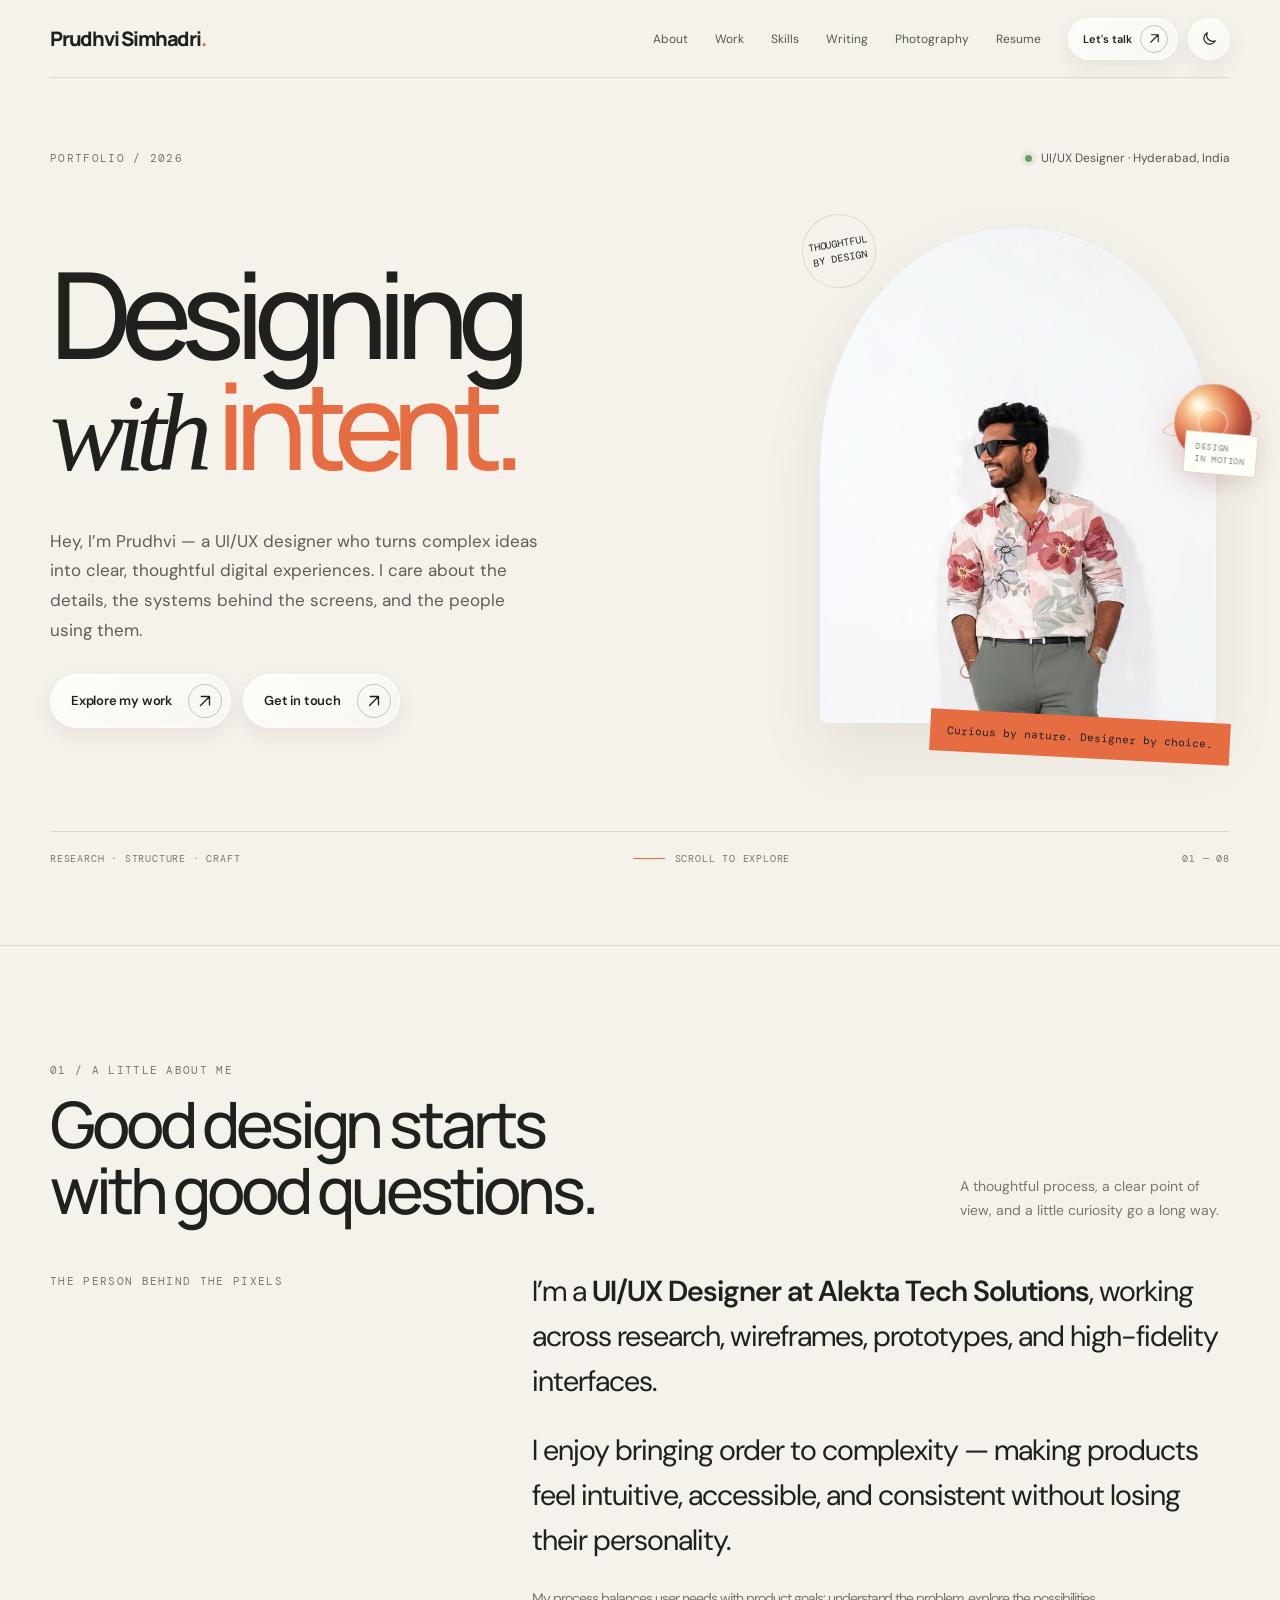
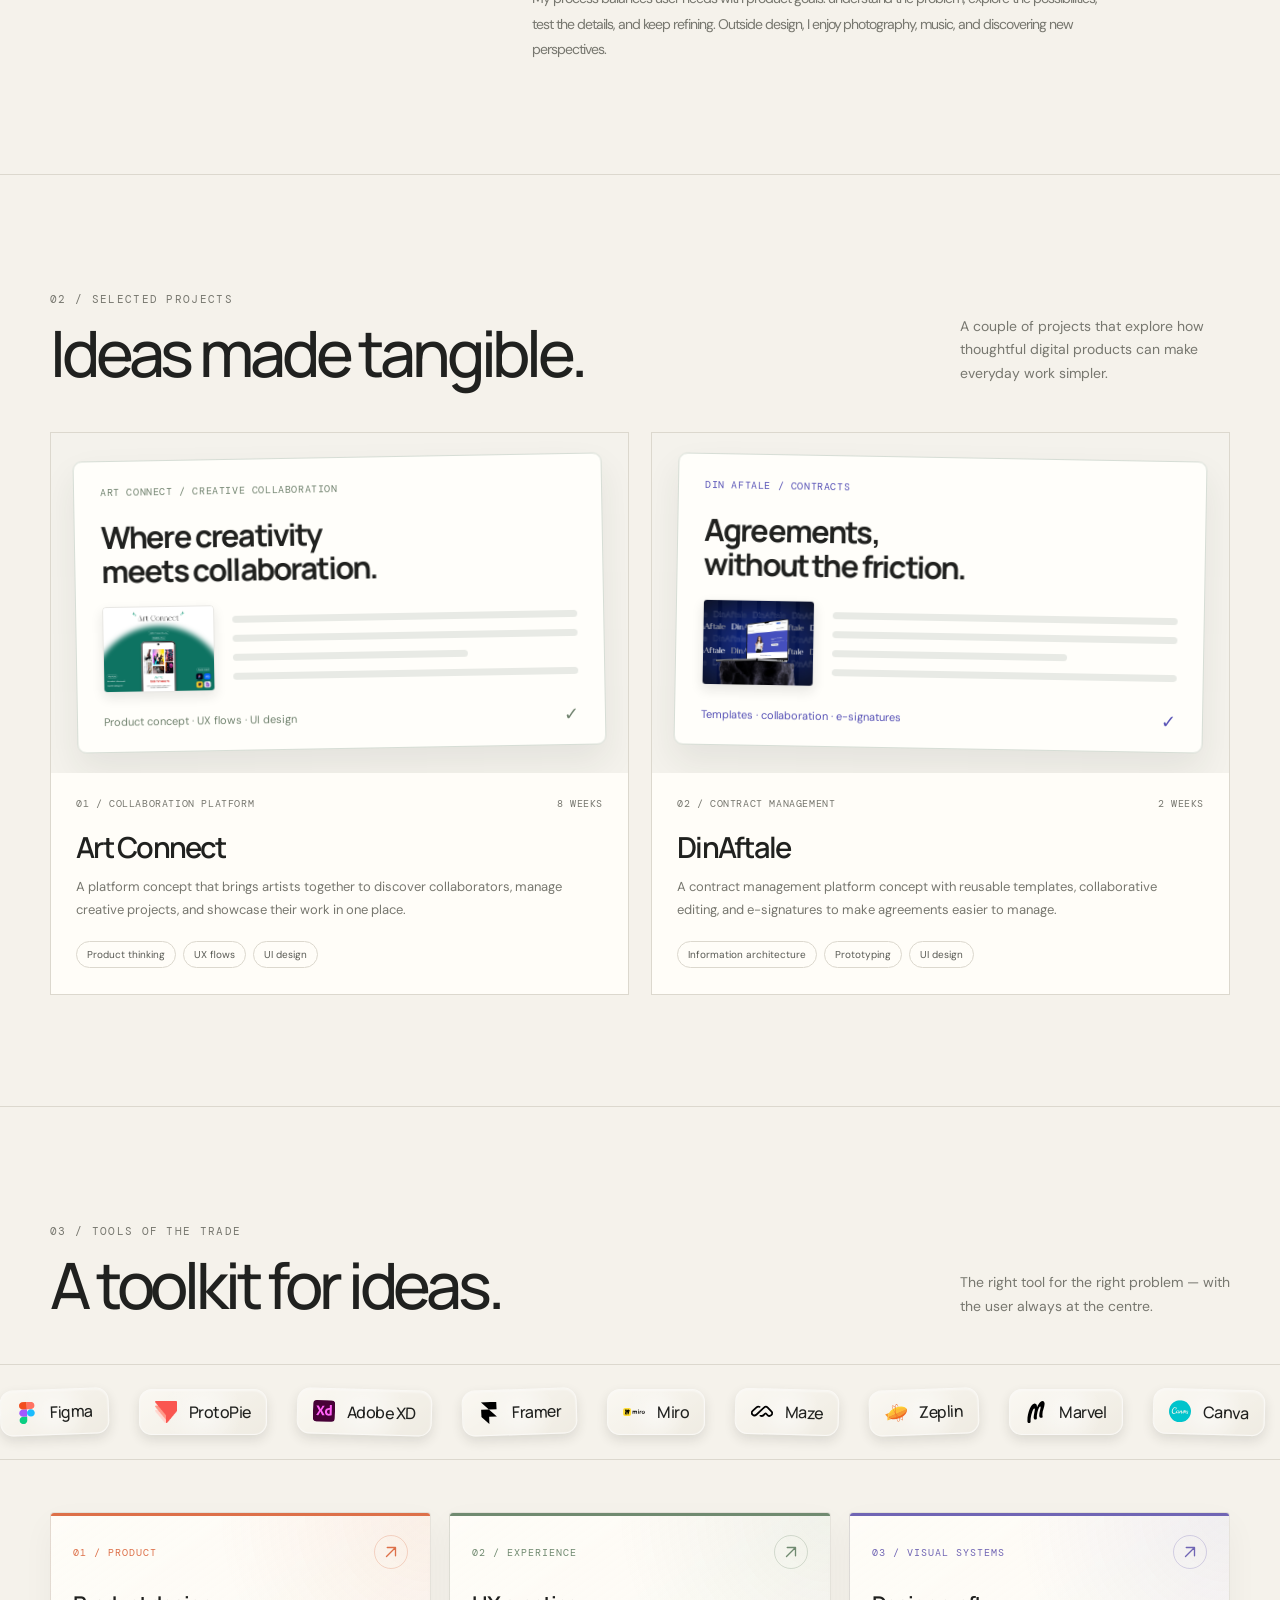
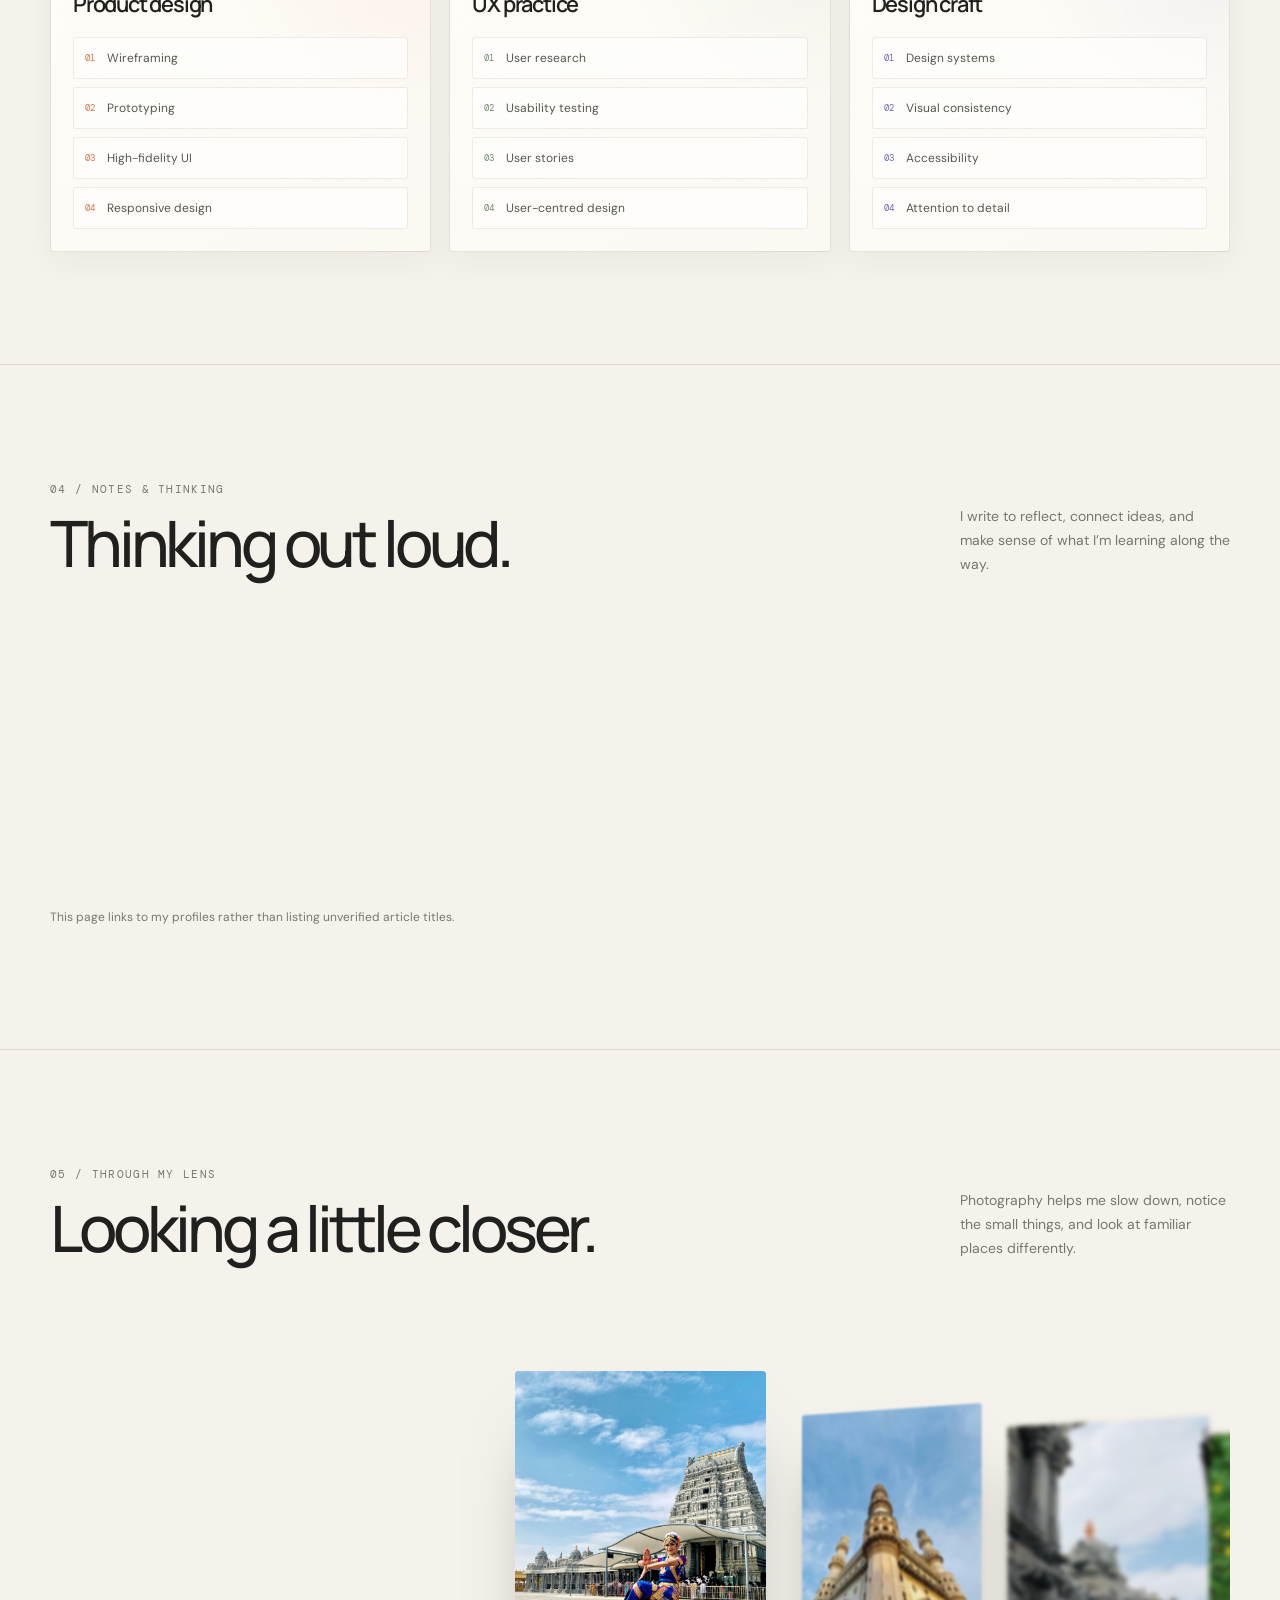
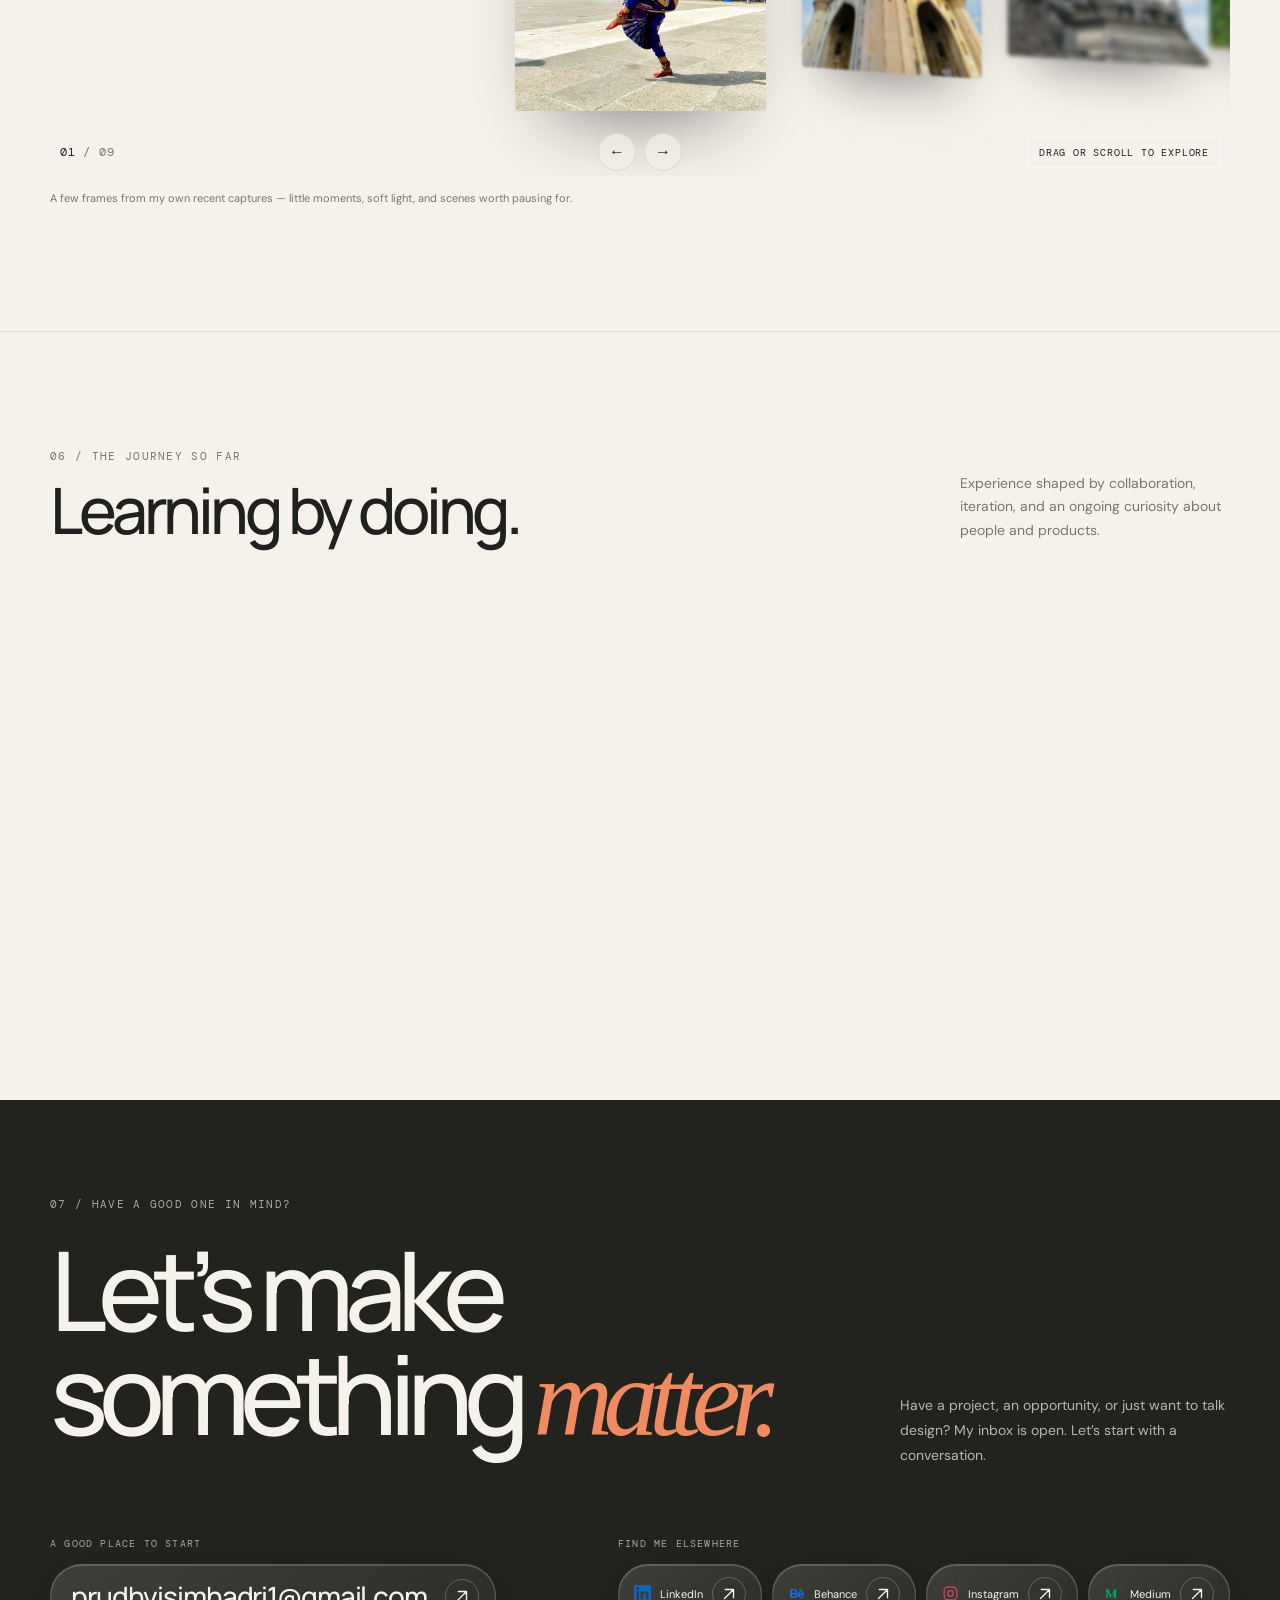
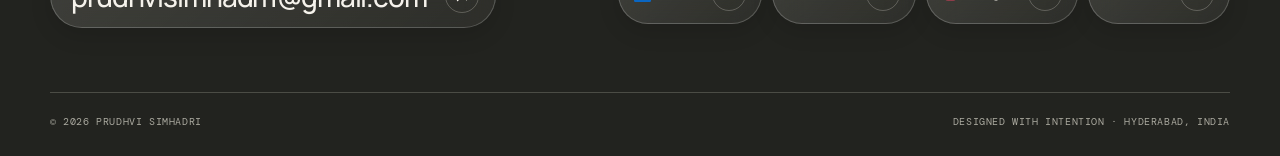
<file: Portfolio/index.html>
<!doctype html>
<html lang="en" data-theme="light">
<head>
  <meta charset="utf-8">
  <meta name="viewport" content="width=device-width, initial-scale=1">
  <meta name="theme-color" content="#f5f2eb">
  <meta name="description" content="Prudhvi Simhadri — UI/UX Designer crafting thoughtful digital experiences through research, systems thinking, and visual design.">
  <title>Prudhvi Simhadri — UI/UX Designer</title>
  <script>
    try {
      if (localStorage.getItem('portfolio-theme') === 'dark') {
        document.documentElement.dataset.theme = 'dark';
        document.querySelector('meta[name="theme-color"]').content = '#171815';
      }
    } catch (error) {
      console.warn('Theme preference could not be restored.', error);
    }
  </script>
  <link rel="preconnect" href="https://fonts.googleapis.com">
  <link rel="preconnect" href="https://fonts.gstatic.com" crossorigin>
  <link href="https://fonts.googleapis.com/css2?family=DM+Mono:wght@400;500&family=DM+Sans:wght@400;500;600;700&family=Manrope:wght@400;500;600;700;800&display=swap" rel="stylesheet">
  <link rel="stylesheet" href="style.css?v=20261020-42px">
</head>
<body>
  <header class="nav wrap" aria-label="Main navigation">
    <a class="brand" href="#top" aria-label="Prudhvi Simhadri home">Prudhvi Simhadri<span>.</span></a>
    <button class="menu-toggle" aria-label="Toggle navigation" aria-expanded="false">☰</button>
    <nav class="nav-links" id="navLinks">
      <a href="#about">About</a><a href="#work">Work</a><a href="#skills">Skills</a><a href="#writing">Writing</a><a href="#photography">Photography</a><a href="Assets/Prudhvi%27s%20Resume.pdf" target="_blank" rel="noopener noreferrer">Resume</a><a class="nav-cta glass-cta" href="#contact">Let's talk <span class="cta-arrow" aria-hidden="true"><svg viewBox="0 0 24 24"><path d="M6 18 18 6M7 6h11v11"/></svg></span></a><button class="theme-toggle glass-cta" type="button" aria-label="Switch to dark theme" style="width: 42px; height: 42px; min-width: 42px; min-height: 42px;"><svg class="theme-toggle-moon" viewBox="0 0 24 24" aria-hidden="true" focusable="false"><path d="M20.2 15.1A8.5 8.5 0 0 1 8.9 3.8 8.5 8.5 0 1 0 20.2 15.1Z"/></svg><svg class="theme-toggle-sun" viewBox="0 0 24 24" aria-hidden="true" focusable="false"><circle cx="12" cy="12" r="4"/><path d="M12 2v2m0 16v2M4.93 4.93l1.42 1.42m11.3 11.3 1.42 1.42M2 12h2m16 0h2M4.93 19.07l1.42-1.42m11.3-11.3 1.42-1.42"/></svg></button>
    </nav>
  </header>
  <main id="top">
    <section class="hero wrap">
      <div class="hero-top"><span class="eyebrow">Portfolio / 2026</span><span class="availability"><i class="dot"></i> UI/UX Designer · Hyderabad, India</span></div>
      <div class="hero-grid">
        <div class="hero-copy reveal">
          <h1>Designing<br><span class="second">with</span> <span class="accent">intent.</span></h1>
          <p class="hero-intro">Hey, I’m Prudhvi — a UI/UX designer who turns complex ideas into clear, thoughtful digital experiences. I care about the details, the systems behind the screens, and the people using them.</p>
          <div class="hero-actions"><a class="btn btn-dark glass-cta" href="#work">Explore my work <span class="arrow cta-arrow" aria-hidden="true"><svg viewBox="0 0 24 24"><path d="M6 18 18 6M7 6h11v11"/></svg></span></a><a class="btn btn-light glass-cta" href="mailto:prudhvisimhadri1@gmail.com">Get in touch <span class="arrow cta-arrow" aria-hidden="true"><svg viewBox="0 0 24 24"><path d="M6 18 18 6M7 6h11v11"/></svg></span></a></div>
        </div>
        <div class="hero-visual reveal"><div class="hero-index">THOUGHTFUL<br>BY DESIGN</div><div class="orbit-scene" aria-hidden="true"><div class="orbit-ring orbit-ring-one"></div><div class="orbit-ring orbit-ring-two"></div><div class="orbit-core"><span></span></div><div class="orbit-label">DESIGN<br>IN MOTION</div></div><div class="portrait-frame"><img src="Assets/WhatsApp%20Image%202026-10-13%20at%202.12.48%20PM.jpeg" alt="Prudhvi Simhadri, UI/UX Designer" fetchpriority="high"></div><div class="portrait-caption">Curious by nature. Designer by choice.</div></div>
      </div>
      <div class="hero-bottom"><span>Research · Structure · Craft</span><span class="scroll-mark"><span></span> Scroll to explore</span><span>01 — 08</span></div>
    </section>
    <section class="section" id="about"><div class="wrap"><div class="section-head"><div><span class="eyebrow">01 / A little about me</span><h2 class="section-title">Good design starts<br>with good questions.</h2></div><p class="section-note">A thoughtful process, a clear point of view, and a little curiosity go a long way.</p></div><div class="about-grid reveal"><div class="about-aside"><span class="eyebrow">The person behind the pixels</span></div><div class="about-copy"><p>I’m a <strong>UI/UX Designer at Alekta Tech Solutions</strong>, working across research, wireframes, prototypes, and high-fidelity interfaces.</p><p>I enjoy bringing order to complexity — making products feel intuitive, accessible, and consistent without losing their personality.</p><div class="about-small">My process balances user needs with product goals: understand the problem, explore the possibilities, test the details, and keep refining. Outside design, I enjoy photography, music, and discovering new perspectives.</div></div></div></div></section>
    <section class="section" id="work"><div class="wrap"><div class="section-head"><div><span class="eyebrow">02 / Selected projects</span><h2 class="section-title">Ideas made tangible.</h2></div><p class="section-note">A couple of projects that explore how thoughtful digital products can make everyday work simpler.</p></div><div class="project-grid">
      <article class="project-card reveal"><div class="project-art project-art-sheet"><div class="project-sheet project-sheet-connect"><span class="project-sheet-label">ART CONNECT / CREATIVE COLLABORATION</span><h3>Where creativity<br>meets collaboration.</h3><div class="project-sheet-body"><img class="project-sheet-preview" src="Assets/Art%20Connect%20Cover.png" alt="Art Connect creative collaboration app cover" loading="lazy"><div class="project-sheet-lines" aria-hidden="true"><span></span><span></span><span></span><span></span></div></div><div class="project-sheet-footer"><span>Product concept · UX flows · UI design</span><span aria-hidden="true">✓</span></div></div></div><div class="project-info"><div class="project-meta"><span>01 / Collaboration platform</span><span>8 weeks</span></div><h3>Art Connect</h3><p>A platform concept that brings artists together to discover collaborators, manage creative projects, and showcase their work in one place.</p><div class="project-tags"><span>Product thinking</span><span>UX flows</span><span>UI design</span></div></div></article>
      <article class="project-card reveal"><div class="project-art project-art-sheet"><div class="project-sheet project-sheet-dinaftale"><span class="project-sheet-label">DIN AFTALE / CONTRACTS</span><h3>Agreements,<br>without the friction.</h3><div class="project-sheet-body"><img class="project-sheet-preview" src="Assets/Dinaftale%20Final.jpg" alt="DinAftale digital contract platform cover" loading="lazy"><div class="project-sheet-lines" aria-hidden="true"><span></span><span></span><span></span><span></span></div></div><div class="project-sheet-footer"><span>Templates · collaboration · e-signatures</span><span aria-hidden="true">✓</span></div></div></div><div class="project-info"><div class="project-meta"><span>02 / Contract management</span><span>2 weeks</span></div><h3>DinAftale</h3><p>A contract management platform concept with reusable templates, collaborative editing, and e-signatures to make agreements easier to manage.</p><div class="project-tags"><span>Information architecture</span><span>Prototyping</span><span>UI design</span></div></div></article>
    </div></div></section>
    <section class="section" id="skills">
      <div class="wrap">
        <div class="section-head">
          <div><span class="eyebrow">03 / Tools of the trade</span><h2 class="section-title">A toolkit for ideas.</h2></div>
          <p class="section-note">The right tool for the right problem — with the user always at the centre.</p>
        </div>
      </div>
      <div class="marquee-shell" aria-label="Design tools">
        <div class="marquee">
          <div class="marquee-group">
            <span class="tool"><img class="tool-icon" src="Assets/Tool-Icons/figma.svg" alt="" aria-hidden="true">Figma</span>
            <span class="tool"><img class="tool-icon" src="Assets/Tool-Icons/protopie.png" alt="" aria-hidden="true">ProtoPie</span>
            <span class="tool"><img class="tool-icon" src="Assets/Tool-Icons/adobe-xd.svg" alt="" aria-hidden="true">Adobe XD</span>
            <span class="tool"><img class="tool-icon" src="Assets/Tool-Icons/framer.svg" alt="" aria-hidden="true">Framer</span>
            <span class="tool"><img class="tool-icon" src="Assets/Tool-Icons/miro.svg" alt="" aria-hidden="true">Miro</span>
            <span class="tool"><img class="tool-icon" src="Assets/Tool-Icons/maze.svg" alt="" aria-hidden="true">Maze</span>
            <span class="tool"><img class="tool-icon" src="Assets/Tool-Icons/zeplin.svg" alt="" aria-hidden="true">Zeplin</span>
            <span class="tool"><img class="tool-icon" src="Assets/Tool-Icons/marvel.svg" alt="" aria-hidden="true">Marvel</span>
            <span class="tool"><img class="tool-icon" src="Assets/Tool-Icons/canva.svg" alt="" aria-hidden="true">Canva</span>
            <span class="tool"><img class="tool-icon" src="Assets/Tool-Icons/html5.svg" alt="" aria-hidden="true"><img class="tool-icon" src="Assets/Tool-Icons/css3.svg" alt="" aria-hidden="true">HTML &amp; CSS</span>
            <span class="tool"><svg class="tool-icon" viewBox="0 0 24 24" fill="none" aria-hidden="true"><circle cx="12" cy="12" r="1.7" fill="#61DAFB"/><g stroke="#61DAFB" stroke-width="1"><ellipse cx="12" cy="12" rx="10" ry="3.9"/><ellipse cx="12" cy="12" rx="10" ry="3.9" transform="rotate(60 12 12)"/><ellipse cx="12" cy="12" rx="10" ry="3.9" transform="rotate(120 12 12)"/></g></svg>React</span>
          </div>
          <div class="marquee-group" aria-hidden="true">
            <span class="tool"><img class="tool-icon" src="Assets/Tool-Icons/figma.svg" alt="">Figma</span>
            <span class="tool"><img class="tool-icon" src="Assets/Tool-Icons/protopie.png" alt="">ProtoPie</span>
            <span class="tool"><img class="tool-icon" src="Assets/Tool-Icons/adobe-xd.svg" alt="">Adobe XD</span>
            <span class="tool"><img class="tool-icon" src="Assets/Tool-Icons/framer.svg" alt="">Framer</span>
            <span class="tool"><img class="tool-icon" src="Assets/Tool-Icons/miro.svg" alt="">Miro</span>
            <span class="tool"><img class="tool-icon" src="Assets/Tool-Icons/maze.svg" alt="">Maze</span>
            <span class="tool"><img class="tool-icon" src="Assets/Tool-Icons/zeplin.svg" alt="">Zeplin</span>
            <span class="tool"><img class="tool-icon" src="Assets/Tool-Icons/marvel.svg" alt="">Marvel</span>
            <span class="tool"><img class="tool-icon" src="Assets/Tool-Icons/canva.svg" alt="">Canva</span>
            <span class="tool"><img class="tool-icon" src="Assets/Tool-Icons/html5.svg" alt=""><img class="tool-icon" src="Assets/Tool-Icons/css3.svg" alt="">HTML &amp; CSS</span>
            <span class="tool"><svg class="tool-icon" viewBox="0 0 24 24" fill="none" aria-hidden="true"><circle cx="12" cy="12" r="1.7" fill="#61DAFB"/><g stroke="#61DAFB" stroke-width="1"><ellipse cx="12" cy="12" rx="10" ry="3.9"/><ellipse cx="12" cy="12" rx="10" ry="3.9" transform="rotate(60 12 12)"/><ellipse cx="12" cy="12" rx="10" ry="3.9" transform="rotate(120 12 12)"/></g></svg>React</span>
          </div>
        </div>
      </div>
      <div class="wrap">
        <div class="skills-bottom">
          <article class="skill-card skill-card-product">
            <div class="skill-card-top"><span>01 / Product</span><span class="cta-arrow" aria-hidden="true"><svg viewBox="0 0 24 24"><path d="M6 18 18 6M7 6h11v11"/></svg></span></div>
            <h3>Product design</h3>
            <ul>
              <li><span>01</span>Wireframing</li>
              <li><span>02</span>Prototyping</li>
              <li><span>03</span>High-fidelity UI</li>
              <li><span>04</span>Responsive design</li>
            </ul>
          </article>
          <article class="skill-card skill-card-ux">
            <div class="skill-card-top"><span>02 / Experience</span><span class="cta-arrow" aria-hidden="true"><svg viewBox="0 0 24 24"><path d="M6 18 18 6M7 6h11v11"/></svg></span></div>
            <h3>UX practice</h3>
            <ul>
              <li><span>01</span>User research</li>
              <li><span>02</span>Usability testing</li>
              <li><span>03</span>User stories</li>
              <li><span>04</span>User-centred design</li>
            </ul>
          </article>
          <article class="skill-card skill-card-craft">
            <div class="skill-card-top"><span>03 / Visual systems</span><span class="cta-arrow" aria-hidden="true"><svg viewBox="0 0 24 24"><path d="M6 18 18 6M7 6h11v11"/></svg></span></div>
            <h3>Design craft</h3>
            <ul>
              <li><span>01</span>Design systems</li>
              <li><span>02</span>Visual consistency</li>
              <li><span>03</span>Accessibility</li>
              <li><span>04</span>Attention to detail</li>
            </ul>
          </article>
        </div>
      </div>
    </section>
    <section class="section" id="writing"><div class="wrap"><div class="section-head"><div><span class="eyebrow">04 / Notes & thinking</span><h2 class="section-title">Thinking out loud.</h2></div><p class="section-note">I write to reflect, connect ideas, and make sense of what I’m learning along the way.</p></div><div class="writing-grid"><article class="writing-card reveal"><span class="eyebrow">Medium / Articles</span><h3>Ideas, observations, and lessons from my design journey.</h3><a class="glass-cta" href="https://medium.com/@prudhvisimhadri1" target="_blank" rel="noopener noreferrer">Read my writing on Medium <span class="cta-arrow" aria-hidden="true"><svg viewBox="0 0 24 24"><path d="M6 18 18 6M7 6h11v11"/></svg></span></a></article><article class="writing-card reveal"><span class="eyebrow">Instagram / Visual journal</span><h3>A collection of visual experiments, moments, and things that catch my eye.</h3><a class="glass-cta" href="https://www.instagram.com/designsbyprudhvi/" target="_blank" rel="noopener noreferrer">Explore @designsbyprudhvi <span class="cta-arrow" aria-hidden="true"><svg viewBox="0 0 24 24"><path d="M6 18 18 6M7 6h11v11"/></svg></span></a></article></div><p class="writing-note">This page links to my profiles rather than listing unverified article titles.</p></div></section>
    <section class="section" id="photography"><div class="wrap"><div class="section-head"><div><span class="eyebrow">05 / Through my lens</span><h2 class="section-title">Looking a little closer.</h2></div><p class="section-note">Photography helps me slow down, notice the small things, and look at familiar places differently.</p></div><div class="photo-carousel reveal" role="region" aria-roledescription="carousel" aria-label="Photography gallery" tabindex="0">
      <figure class="photo" role="group" aria-roledescription="slide" aria-label="1 of 9 (current)"><img loading="lazy" width="2974" height="4032" src="Assets/Photography/IMG_3155%204.jpg" alt="A dance performance photograph from my personal collection"></figure>
      <figure class="photo" role="group" aria-roledescription="slide" aria-label="2 of 9" aria-hidden="true"><img loading="lazy" width="2686" height="3571" src="Assets/Photography/IMG_0128.JPG" alt="A Charminar photograph from my travel collection"></figure>
      <figure class="photo" role="group" aria-roledescription="slide" aria-label="3 of 9" aria-hidden="true"><img loading="lazy" width="2842" height="3404" src="Assets/Photography/IMG_3169%204.jpeg" alt="A temple photograph from my personal archive"></figure>
      <figure class="photo" role="group" aria-roledescription="slide" aria-label="4 of 9" aria-hidden="true"><img loading="lazy" width="2644" height="3882" src="Assets/Photography/IMG_0630.jpg" alt="A balloon kid photograph from my camera roll"></figure>
      <figure class="photo" role="group" aria-roledescription="slide" aria-label="5 of 9" aria-hidden="true"><img loading="lazy" width="1562" height="1952" src="Assets/Photography/IMG_0530_jpg.jpg" alt="A city scene from my photography collection"></figure>
      <figure class="photo" role="group" aria-roledescription="slide" aria-label="6 of 9" aria-hidden="true"><img loading="lazy" width="2608" height="3599" src="Assets/Photography/IMG_3179.jpg" alt="A daylight photograph from my personal archive"></figure>
      <figure class="photo" role="group" aria-roledescription="slide" aria-label="7 of 9" aria-hidden="true"><img loading="lazy" width="2587" height="3312" src="Assets/Photography/IMG_4526.jpeg" alt="A moody outdoor scene from my photography"></figure>
      <figure class="photo" role="group" aria-roledescription="slide" aria-label="8 of 9" aria-hidden="true"><img loading="lazy" width="2447" height="3263" src="Assets/Photography/IMG_6720_jpg.JPG" alt="A candid urban snapshot from my camera roll"></figure>
      <figure class="photo" role="group" aria-roledescription="slide" aria-label="9 of 9" aria-hidden="true"><img loading="lazy" width="3264" height="2253" src="Assets/Photography/IMG_9017.JPG" alt="Another personal image from my recent photography captures"></figure>
      <div class="photo-carousel-controls"><span class="photo-counter" aria-live="polite">01 <span>/ 09</span></span><div class="photo-nav"><button type="button" class="photo-prev" aria-label="Previous photograph">←</button><button type="button" class="photo-next" aria-label="Next photograph">→</button></div><span class="photo-hint">DRAG OR SCROLL TO EXPLORE</span></div>
    </div><p class="photo-disclaimer">A few frames from my own recent captures — little moments, soft light, and scenes worth pausing for.</p></div></section>
    <section class="section" id="experience"><div class="wrap"><div class="section-head"><div><span class="eyebrow">06 / The journey so far</span><h2 class="section-title">Learning by doing.</h2></div><p class="section-note">Experience shaped by collaboration, iteration, and an ongoing curiosity about people and products.</p></div><div class="timeline">
      <article class="timeline-item reveal"><div class="timeline-date">MAY 2025 — PRESENT</div><div class="timeline-main"><h3>UI/UX Designer</h3><div class="company">Alekta Tech Solutions · Hyderabad</div><ul class="timeline-list">
        <li>Working on UI development for the PCH project using React, with AI tools assisting my workflow.</li>
        <li>Designing UI/UX for Restaurant, Convenience, Spa, and Mini Restaurant applications.</li>
        <li>Conducting user research, creating low-fidelity wireframes, and developing high-fidelity UI designs.</li>
        <li>Performing usability testing and testing application functionality to identify issues and improve the user experience.</li>
      </ul></div><div class="timeline-type">FULL-TIME</div></article>
      <article class="timeline-item reveal"><div class="timeline-date">JUL 2024 — DEC 2024</div><div class="timeline-main"><h3>Intern UI/UX Designer</h3><div class="company">Elearn Infotech Pvt. Ltd. · Hyderabad</div><p>Worked on responsive web UI for reDefine Plastic Surgery and Bharat Institute of Engineering Technology, with a focus on usability and mobile/web experiences.</p></div><div class="timeline-type">INTERNSHIP</div></article>
    </div></div></section>
  </main>
  <footer class="contact" id="contact"><div class="wrap">
    <div class="contact-top">
      <div><span class="eyebrow">07 / Have a good one in mind?</span><h2>Let’s make<br>something <em>matter.</em></h2></div>
      <p class="contact-desc">Have a project, an opportunity, or just want to talk design? My inbox is open. Let’s start with a conversation.</p>
    </div>
    <div class="contact-actions">
      <div class="contact-email-group">
        <span class="contact-label">A GOOD PLACE TO START</span>
        <a class="contact-email glass-cta" href="mailto:prudhvisimhadri1@gmail.com">prudhvisimhadri1@gmail.com <span class="cta-arrow" aria-hidden="true"><svg viewBox="0 0 24 24"><path d="M6 18 18 6M7 6h11v11"/></svg></span></a>
      </div>
      <div class="contact-social-group">
        <span class="contact-label">FIND ME ELSEWHERE</span>
        <div class="contact-links">
          <a class="glass-cta" href="https://www.linkedin.com/in/prudhvi-simhadri-262988332" target="_blank" rel="noopener noreferrer">LinkedIn <span class="cta-arrow" aria-hidden="true"><svg viewBox="0 0 24 24"><path d="M6 18 18 6M7 6h11v11"/></svg></span></a>
          <a class="glass-cta" href="https://www.behance.net/prudhvisimhadri1" target="_blank" rel="noopener noreferrer">Behance <span class="cta-arrow" aria-hidden="true"><svg viewBox="0 0 24 24"><path d="M6 18 18 6M7 6h11v11"/></svg></span></a>
          <a class="glass-cta" href="https://www.instagram.com/designsbyprudhvi/" target="_blank" rel="noopener noreferrer">Instagram <span class="cta-arrow" aria-hidden="true"><svg viewBox="0 0 24 24"><path d="M6 18 18 6M7 6h11v11"/></svg></span></a>
          <a class="glass-cta" href="https://medium.com/@prudhvisimhadri1" target="_blank" rel="noopener noreferrer">Medium <span class="cta-arrow" aria-hidden="true"><svg viewBox="0 0 24 24"><path d="M6 18 18 6M7 6h11v11"/></svg></span></a>
        </div>
      </div>
    </div>
    <div class="footer"><span>© <span id="year">2026</span> Prudhvi Simhadri</span><span>Designed with intention · Hyderabad, India</span></div>
  </div></footer>
  <div class="comet-cursor" aria-hidden="true">
    <canvas class="comet-cursor__glow"></canvas>
    <canvas class="comet-cursor__core"></canvas>
  </div>
  <button class="back-to-top" type="button" aria-label="Back to top" aria-hidden="true" tabindex="-1">
    <svg viewBox="0 0 24 24" aria-hidden="true" focusable="false"><path d="M12 19V5M5 12l7-7 7 7"/></svg>
  </button>
  <script src="Components/theme-toggler.js"></script>
  <script src="Components/comet-cursor.js"></script>
  <script>
    const toggle=document.querySelector('.menu-toggle');
    const nav=document.querySelector('#navLinks');
    const backToTop=document.querySelector('.back-to-top');
    toggle.addEventListener('click',()=>{const open=nav.classList.toggle('open');toggle.setAttribute('aria-expanded',String(open));toggle.textContent=open?'×':'☰'});
    nav.querySelectorAll('a').forEach(link=>link.addEventListener('click',()=>{nav.classList.remove('open');toggle.setAttribute('aria-expanded','false');toggle.textContent='☰'}));
    const updateBackToTop=()=>{
      const visible=window.scrollY>300;
      backToTop.classList.toggle('is-visible',visible);
      backToTop.setAttribute('aria-hidden',String(!visible));
      backToTop.tabIndex=visible?0:-1;
    };
    window.addEventListener('scroll',updateBackToTop,{passive:true});
    updateBackToTop();
    backToTop.addEventListener('click',()=>window.scrollTo({top:0,behavior:'smooth'}));
    document.querySelector('#year').textContent=new Date().getFullYear();
    const socialIconMarkup={
      linkedin:'<path fill-rule="evenodd" d="M20.447 20.452h-3.554v-5.569c0-1.328-.027-3.037-1.852-3.037-1.853 0-2.136 1.445-2.136 2.939v5.667H9.35V9h3.414v1.561h.049c.476-.9 1.637-1.85 3.37-1.85 3.601 0 4.267 2.37 4.267 5.455v6.286zM5.337 7.433c-1.144 0-2.063-.926-2.063-2.064 0-1.137.919-2.063 2.063-2.063 1.14 0 2.064.926 2.064 2.063 0 1.138-.925 2.064-2.064 2.064zM7.119 20.452H3.555V9h3.564v11.452zM22.225 0H1.771C.792 0 0 .774 0 1.729v20.542C0 23.227.792 24 1.771 24h20.451C23.2 24 24 23.227 24 22.271V1.729C24 .774 23.2 0 22.222 0h.003z"/>',
      behance:'<text x="2" y="18" font-family="Arial,sans-serif" font-size="17" font-weight="700" letter-spacing="-1">Bē</text>',
      instagram:'<rect x="3" y="3" width="18" height="18" rx="5"/><circle cx="12" cy="12" r="4"/><circle cx="17.5" cy="6.8" r=".8" fill="currentColor" stroke="none"/>',
      medium:'<path d="M2 6.2h4.1l4.1 9.1 4.1-9.1H18v.7l-1.2 1v8.2l1.2 1v.7h-5.4v-.7l1.1-1V9.5l-4 8.4h-.8L5 9.5v6.6l1.1 1v.7H2v-.7l1.2-1V7.9L2 6.9v-.7Z"/>'
    };
    document.querySelectorAll('.contact-links a').forEach(link=>{
      const network=new URL(link.href).hostname.replace(/^www\./,'').split('.')[0];
      const markup=socialIconMarkup[network];
      if(!markup)return;
      const icon=document.createElementNS('http://www.w3.org/2000/svg','svg');
      icon.setAttribute('viewBox','0 0 24 24');
      icon.setAttribute('aria-hidden','true');
      icon.setAttribute('focusable','false');
      icon.classList.add('social-icon');
      icon.classList.add(`social-icon--${network}`);
      icon.innerHTML=markup;
      link.insertBefore(icon,link.firstChild);
    });
    const photoCarousel=document.querySelector('.photo-carousel');
    const photoSlides=[...photoCarousel.querySelectorAll('.photo')];
    const photoCounter=photoCarousel.querySelector('.photo-counter');
    const reducedMotion=window.matchMedia('(prefers-reduced-motion: reduce)');
    let photoTarget=0;
    let photoProgress=0;
    let photoVelocity=0;
    let photoDimensions=[];
    let photoFrame=0;
    let photoDragging=false;
    let photoStartX=0;
    let photoStartValue=0;
    let photoLastX=0;
    let photoLastTime=0;
    let photoDragVelocity=0;
    let photoDidDrag=false;
    let photoPressedSlide=null;
    let photoSnapTimer;
    const clampPhoto=value=>Math.max(0,Math.min(photoSlides.length-1,value));
    const commitPhoto=value=>{
      photoTarget=clampPhoto(Math.round(value));
      photoCounter.firstChild.textContent=`${String(photoTarget+1).padStart(2,'0')} `;
      photoSlides.forEach((slide,index)=>{
        slide.setAttribute('aria-label',`${index+1} of ${photoSlides.length}${index===photoTarget?' (current)':''}`);
        slide.setAttribute('aria-hidden',String(index!==photoTarget));
      });
      updatePhotoCarousel();
    };
    const updatePhotoCarousel=()=>{
      const bounds=photoCarousel.getBoundingClientRect();
      const mobile=window.matchMedia('(max-width: 560px)').matches;
      const maxWidth=mobile?Math.min(bounds.width*.76,310):Math.min(bounds.width*.48,500);
      const maxHeight=mobile?270:340;
      photoDimensions=photoSlides.map(slide=>{
        const img=slide.querySelector('img');
        const naturalWidth=img.naturalWidth || Number(img.getAttribute('width'));
        const naturalHeight=img.naturalHeight || Number(img.getAttribute('height'));
        const ratio=naturalWidth/naturalHeight;
        let width=maxWidth;
        let height=width/ratio;
        if(height>maxHeight){
          height=maxHeight;
          width=height*ratio;
        }
        slide.style.setProperty('--photo-card-width',`${width}px`);
        slide.style.setProperty('--photo-card-height',`${height}px`);
        return {width,height};
      });
    };
    photoSlides.forEach((slide,index)=>{
      slide.querySelector('img').addEventListener('load',()=>{
        updatePhotoCarousel();
        schedulePhotoRender();
      });
    });
    const renderPhotoCarousel=()=>{
      photoFrame=0;
      if(reducedMotion.matches){
        photoProgress=photoTarget;
        photoVelocity=0;
      }else{
        const delta=photoTarget-photoProgress;
        photoVelocity+=(delta*190-photoVelocity*25)*(1/60);
        photoProgress+=photoVelocity*(1/60);
        if(Math.abs(delta)<.001&&Math.abs(photoVelocity)<.001){
          photoProgress=photoTarget;
          photoVelocity=0;
        }else{
          photoFrame=window.requestAnimationFrame(renderPhotoCarousel);
        }
      }
      const centers=[0];
      for(let index=1;index<photoSlides.length;index++){
        centers.push(centers[index-1]+photoDimensions[index-1].width/2+22+photoDimensions[index].width/2);
      }
      const lowerIndex=Math.floor(photoProgress);
      const upperIndex=Math.min(lowerIndex+1,photoSlides.length-1);
      const progressCenter=centers[lowerIndex]+(centers[upperIndex]-centers[lowerIndex])*(photoProgress-lowerIndex);
      photoSlides.forEach((slide,index)=>{
        const offset=index-photoProgress;
        const distance=Math.abs(offset);
        const x=centers[index]-progressCenter;
        const z=-Math.min(distance,4)*145;
        const rotateY=-Math.max(-1,Math.min(1,offset))*38;
        const scale=1-.14*Math.min(distance,1);
        const blur=Math.min(Math.max(distance-.35,0)*2.2,5);
        slide.style.zIndex=String(Math.round(100-distance*10));
        slide.style.opacity=String(1-Math.min(Math.max(distance-3,0)/1.3,1));
        slide.style.filter=`blur(${blur}px)`;
        slide.style.transform=`translate3d(${x}px,0,${z}px) rotateY(${rotateY}deg) scale(${scale})`;
      });
    };
    const schedulePhotoRender=()=>{
      if(!photoFrame)photoFrame=window.requestAnimationFrame(renderPhotoCarousel);
    };
    const schedulePhotoSnap=()=>{
      window.clearTimeout(photoSnapTimer);
      photoSnapTimer=window.setTimeout(()=>{commitPhoto(photoTarget);schedulePhotoRender()},160);
    };
    photoCarousel.querySelector('.photo-prev').addEventListener('click',()=>{commitPhoto(photoTarget-1);schedulePhotoRender()});
    photoCarousel.querySelector('.photo-next').addEventListener('click',()=>{commitPhoto(photoTarget+1);schedulePhotoRender()});
    photoCarousel.addEventListener('wheel',event=>{
      const delta=Math.abs(event.deltaX)>Math.abs(event.deltaY)?event.deltaX:event.deltaY;
      if(Math.abs(delta)<.5)return;
      event.preventDefault();
      photoTarget=clampPhoto(photoTarget+delta*.0055);
      schedulePhotoSnap();
      schedulePhotoRender();
    },{passive:false});
    photoCarousel.addEventListener('pointerdown',event=>{
      if(event.button!==0)return;
      if(event.target.closest('button'))return;
      photoDragging=true;
      photoDidDrag=false;
      photoPressedSlide=event.target.closest('.photo');
      photoStartX=photoLastX=event.clientX;
      photoStartValue=photoTarget;
      photoLastTime=performance.now();
      photoDragVelocity=0;
      photoCarousel.classList.add('is-dragging');
      photoCarousel.setPointerCapture(event.pointerId);
    });
    photoCarousel.addEventListener('pointermove',event=>{
      if(!photoDragging)return;
      const now=performance.now();
      const delta=event.clientX-photoStartX;
      photoDidDrag||=Math.abs(delta)>5;
      photoTarget=clampPhoto(photoStartValue-delta/Math.max(120,photoDimensions[photoTarget].width*.55));
      const elapsed=now-photoLastTime;
      if(elapsed>0)photoDragVelocity=(event.clientX-photoLastX)/elapsed;
      photoLastX=event.clientX;
      photoLastTime=now;
      schedulePhotoRender();
    });
    const finishPhotoDrag=event=>{
      if(!photoDragging)return;
      photoDragging=false;
      photoCarousel.classList.remove('is-dragging');
      if(photoCarousel.hasPointerCapture(event.pointerId))photoCarousel.releasePointerCapture(event.pointerId);
      commitPhoto(photoTarget-photoDragVelocity*150/Math.max(120,photoDimensions[photoTarget].width*.55));
      schedulePhotoRender();
      if(event.type==='pointercancel'){
        photoPressedSlide=null;
        photoDidDrag=false;
      }else{
        window.setTimeout(()=>{photoPressedSlide=null;photoDidDrag=false},0);
      }
    };
    photoCarousel.addEventListener('pointerup',finishPhotoDrag);
    photoCarousel.addEventListener('pointercancel',finishPhotoDrag);
    photoCarousel.addEventListener('click',event=>{
      if(photoDidDrag){event.preventDefault();event.stopPropagation();photoDidDrag=false;return}
      const slide=event.target.closest('.photo')||photoPressedSlide;
      photoPressedSlide=null;
      if(slide)commitPhoto(photoSlides.indexOf(slide)),schedulePhotoRender();
    });
    photoCarousel.addEventListener('keydown',event=>{
      if(event.key==='ArrowLeft'){event.preventDefault();commitPhoto(photoTarget-1);schedulePhotoRender()}
      if(event.key==='ArrowRight'){event.preventDefault();commitPhoto(photoTarget+1);schedulePhotoRender()}
    });
    new ResizeObserver(()=>{updatePhotoCarousel();schedulePhotoRender()}).observe(photoCarousel);
    commitPhoto(0);
    updatePhotoCarousel();
    renderPhotoCarousel();
    const observer=new IntersectionObserver(entries=>entries.forEach(entry=>{if(entry.isIntersecting){entry.target.classList.add('visible');observer.unobserve(entry.target)}}),{threshold:.12});
    document.querySelectorAll('.reveal').forEach(el=>observer.observe(el));
    const tools=document.querySelectorAll('.tool');
    const portrait=document.querySelector('.portrait-frame img');
    const showPortraitFallback=()=>{
      portrait.hidden=true;
      portrait.parentElement.setAttribute('role','img');
      portrait.parentElement.setAttribute('aria-label','Abstract portrait placeholder');
      portrait.parentElement.classList.add('portrait-fallback');
    };
    portrait.addEventListener('error',showPortraitFallback);
    if(portrait.complete&&portrait.naturalWidth===0)showPortraitFallback();
    if(!window.matchMedia('(prefers-reduced-motion: reduce)').matches&&window.matchMedia('(hover: hover) and (pointer: fine)').matches){
      tools.forEach(tool=>{
        tool.addEventListener('pointermove',event=>{
          const bounds=tool.getBoundingClientRect();
          tool.style.setProperty('--shine-x',`${((event.clientX-bounds.left)/bounds.width)*100}%`);
          tool.style.setProperty('--shine-y',`${((event.clientY-bounds.top)/bounds.height)*100}%`);
        });
        tool.addEventListener('pointerleave',()=>{
          tool.style.setProperty('--shine-x','50%');
          tool.style.setProperty('--shine-y','50%');
        });
      });
      document.querySelectorAll('.hero-visual,.project-card').forEach(card=>{
        card.addEventListener('pointermove',event=>{
          const bounds=card.getBoundingClientRect();
          const x=(event.clientX-bounds.left)/bounds.width-.5;
          const y=(event.clientY-bounds.top)/bounds.height-.5;
          card.style.setProperty('--tilt-x',`${y*-7}deg`);
          card.style.setProperty('--tilt-y',`${x*7}deg`);
        });
        card.addEventListener('pointerleave',()=>{
          card.style.setProperty('--tilt-x','0deg');
          card.style.setProperty('--tilt-y','0deg');
        });
      });
    }
  </script>
</body>
</html>
</file>
<file: Portfolio/style.css>
:root {
  --paper: #f5f2eb;
  --ink: #20211f;
  --muted: #77776f;
  --line: #dcd8ce;
  --accent: #e66c42;
  --white: #fffdf8;
  --serif: Georgia,'Times New Roman',serif;
  --sans: 'DM Sans',sans-serif;
  --display: Manrope,sans-serif;
  --mono: 'DM Mono',monospace;
  --max: 1180px;
}

* {
  box-sizing: border-box;
}

html {
  color-scheme: light;
  scroll-behavior: smooth;
  scroll-padding-top: 86px;
}

html[data-theme="dark"] {
  color-scheme: dark;
  --paper: #171815;
  --ink: #f1eee6;
  --muted: #aaa99f;
  --line: #3d3e38;
  --accent: #f08a61;
  --white: #23241f;
}

body {
  margin: 0px;
  background: var(--paper);
  color: var(--ink);
  font-family: var(--sans);
  -webkit-font-smoothing: antialiased;
  transition: background-color 0.35s ease, color 0.35s ease;
}

a {
  color: inherit;
  text-decoration: none;
}

button, a {
  -webkit-tap-highlight-color: transparent;
}

img {
  display: block;
  max-width: 100%;
}

.wrap {
  width: min(var(--max),calc(100% - 64px));
  margin-inline: auto;
}

.eyebrow {
  font: 11px var(--mono);
  letter-spacing: 0.12em;
  text-transform: uppercase;
  color: var(--muted);
}

.section {
  padding: 112px 0px;
  border-top: 1px solid var(--line);
}

.section-head {
  display: flex;
  align-items: flex-end;
  justify-content: space-between;
  gap: 28px;
  margin-bottom: 46px;
}

.section-title {
  font: 500 clamp(36px,5vw,64px)/1.03 var(--display);
  letter-spacing: -0.065em;
  margin: 12px 0px 0px;
}

.section-note {
  max-width: 270px;
  color: var(--muted);
  font-size: 14px;
  line-height: 1.7;
  margin: 0px;
}

.nav {
  height: 78px;
  display: flex;
  align-items: center;
  justify-content: space-between;
  border-bottom: 1px solid var(--line);
  position: sticky;
  top: 0px;
  z-index: 20;
  background: rgba(245, 242, 235, 0.92);
  backdrop-filter: blur(14px);
}

.brand {
  display: inline-flex;
  align-items: baseline;
  font: 800 20px var(--display);
  letter-spacing: -0.06em;
  transition: transform 0.2s ease;
}

.brand:hover {
  transform: translateY(-1px);
}

.brand span {
  color: var(--accent);
  transition: color 0.2s ease;
}

.brand:hover span {
  color: #c44f2f;
}

.nav-links {
  display: flex;
  align-items: center;
  gap: 27px;
  font-size: 12px;
  color: rgb(85, 86, 79);
}

.theme-toggle {
  position: relative;
  display: grid;
  width: 42px !important;
  height: 42px !important;
  min-width: 42px !important;
  min-height: 42px !important;
  flex: 0 0 42px !important;
  place-items: center;
  margin-left: -17px;
  padding: 0;
  border-radius: 50%;
  cursor: pointer;
  box-sizing: border-box !important;
}

.theme-toggle svg {
  width: 17px;
  height: 17px;
  fill: none;
  stroke: currentColor;
  stroke-width: 1.7;
  stroke-linecap: round;
  stroke-linejoin: round;
  transition: transform 0.22s ease;
}

.theme-toggle:hover svg {
  transform: rotate(15deg);
}

.theme-toggle-moon {
  display: block;
}

.theme-toggle-sun {
  display: none;
}

html[data-theme="dark"] .theme-toggle-moon {
  display: none;
}

html[data-theme="dark"] .theme-toggle-sun {
  display: block;
}

.nav-links a {
  transition: color 0.2s ease;
}

.nav-links a:not(.nav-cta) {
  position: relative;
  padding: 8px 0;
}

.nav-links a:not(.nav-cta)::after {
  position: absolute;
  right: 0;
  bottom: 2px;
  left: 0;
  height: 1px;
  background: var(--accent);
  content: "";
  transform: scaleX(0);
  transform-origin: right;
  transition: transform 0.22s ease;
}

.nav-links a:not(.nav-cta):hover,
.nav-links a:not(.nav-cta):focus-visible {
  color: var(--accent);
}

.nav-links a:not(.nav-cta):hover::after,
.nav-links a:not(.nav-cta):focus-visible::after {
  transform: scaleX(1);
  transform-origin: left;
}

.nav-links a:focus-visible,
.brand:focus-visible,
.menu-toggle:focus-visible {
  outline: 2px solid var(--accent);
  outline-offset: 4px;
}

.nav-cta {
  border: 1px solid var(--ink);
  padding: 10px 15px;
  border-radius: 30px;
  color: var(--ink) !important;
}

.menu-toggle {
  display: none;
  border: 0px;
  background: none;
  font-size: 24px;
  color: var(--ink);
}

.hero {
  padding: 72px 0px 80px;
}

.hero-top {
  display: flex;
  align-items: center;
  justify-content: space-between;
  gap: 20px;
  margin-bottom: 48px;
}

.availability {
  display: flex;
  align-items: center;
  gap: 9px;
  font-size: 12px;
  color: rgb(85, 86, 79);
}

.dot {
  width: 7px;
  height: 7px;
  border-radius: 50%;
  background: rgb(112, 155, 108);
  box-shadow: rgba(112, 155, 108, 0.114) 0px 0px 0px 4px;
}

.hero-grid {
  display: grid;
  grid-template-columns: 1.2fr 0.8fr;
  gap: 48px;
  align-items: center;
}

.hero h1 {
  font: 500 clamp(58px,9.4vw,128px)/.91 var(--display);
  letter-spacing: -0.09em;
  margin: 0px 0px 30px;
}

.hero h1 .second {
  font: italic 500 .92em var(--serif);
  letter-spacing: -0.085em;
}

.hero h1 .accent {
  color: var(--accent);
}

.hero-intro {
  max-width: 490px;
  font-size: 17px;
  line-height: 1.75;
  color: rgb(94, 94, 87);
  margin: 0px 0px 28px;
}

.hero-actions {
  display: flex;
  align-items: center;
  gap: 12px;
  flex-wrap: wrap;
}

.btn {
  display: inline-flex;
  align-items: center;
  justify-content: center;
  gap: 18px;
  border-radius: 30px;
  padding: 14px 19px;
  font-size: 12px;
  font-weight: 600;
  border: 1px solid var(--ink);
  transition: transform 0.2s, background 0.2s, color 0.2s;
}

.btn:hover {
  transform: translateY(-2px);
}

.btn-dark {
  background: var(--ink);
  color: var(--paper);
}

.btn-dark:hover {
  background: var(--accent);
  border-color: var(--accent);
}

.btn-light:hover {
  background: var(--white);
}

.arrow {
  font-size: 16px;
}

.hero-visual {
  position: relative;
  max-width: 410px;
  justify-self: end;
  width: 100%;
  padding: 14px 14px 50px 0px;
}

.portrait-frame {
  position: relative;
  overflow: hidden;
  aspect-ratio: 4 / 5;
  background: rgb(231, 227, 218);
  border-radius: 48% 48% 5px 5px;
}

.portrait-frame img {
  width: 100%;
  height: 100%;
  object-fit: cover;
  object-position: center 31%;
  mix-blend-mode: multiply;
}

.portrait-caption {
  position: absolute;
  right: 0px;
  bottom: 14px;
  background: var(--accent);
  color: rgb(36, 31, 27);
  padding: 14px 17px;
  font: 11px var(--mono);
  transform: rotate(3deg);
}

.hero-index {
  position: absolute;
  top: 16px;
  left: -18px;
  width: 74px;
  height: 74px;
  border: 1px solid var(--line);
  border-radius: 50%;
  display: grid;
  place-items: center;
  background: var(--paper);
  font: 10px/1.5 var(--mono);
  text-align: center;
  transform: rotate(-10deg);
}

.hero-bottom {
  margin-top: 58px;
  display: flex;
  justify-content: space-between;
  align-items: center;
  border-top: 1px solid var(--line);
  padding-top: 20px;
  color: var(--muted);
  font: 10px var(--mono);
  letter-spacing: 0.08em;
  text-transform: uppercase;
}

.scroll-mark {
  display: flex;
  align-items: center;
  gap: 10px;
}

.scroll-mark span {
  display: inline-block;
  width: 32px;
  height: 1px;
  background: var(--accent);
}

.about-grid {
  display: grid;
  grid-template-columns: 0.72fr 1.28fr;
  gap: 90px;
}

.about-copy {
  font-size: clamp(20px, 2.3vw, 29px);
  line-height: 1.55;
  letter-spacing: -0.035em;
  max-width: 720px;
}

.about-copy p {
  margin: 0px 0px 24px;
}

.about-copy strong {
  font-weight: 600;
}

.about-small {
  font-size: 14px;
  line-height: 1.8;
  color: var(--muted);
  max-width: 570px;
}

.project-grid {
  display: grid;
  grid-template-columns: 1fr 1fr;
  gap: 22px;
}

.project-card {
  border: 1px solid var(--line);
  background: var(--white);
  overflow: hidden;
  transition: transform 0.25s, border-color 0.25s;
}

.project-card:hover {
  transform: translateY(-5px);
  border-color: rgb(170, 165, 154);
}

.project-art {
  height: 290px;
  position: relative;
  overflow: hidden;
  display: flex;
  align-items: center;
  justify-content: center;
  padding: 28px;
}

.art-connect {
  background: rgb(233, 223, 208);
}

.art-dinaftale {
  background: rgb(223, 230, 223);
}

.mini-window {
  width: 88%;
  height: 88%;
  background: rgb(250, 249, 245);
  border: 1px solid rgb(212, 209, 201);
  box-shadow: rgba(52, 53, 43, 0.086) 0px 15px 35px;
  border-radius: 8px;
  padding: 14px;
  transform: rotate(-3deg);
  display: flex;
  flex-direction: column;
  gap: 10px;
}

.window-top {
  display: flex;
  gap: 4px;
  padding-bottom: 8px;
  border-bottom: 1px solid rgb(232, 229, 222);
}

.window-top i {
  width: 5px;
  height: 5px;
  border-radius: 50%;
  background: rgb(201, 198, 189);
}

.mock-heading {
  font: 700 21px var(--display);
  letter-spacing: -0.06em;
}

.mock-sub {
  font-size: 8px;
  color: rgb(135, 135, 127);
}

.mock-chips {
  display: flex;
  gap: 6px;
  margin-top: 5px;
}

.mock-chips span {
  font-size: 7px;
  background: rgb(239, 236, 228);
  border-radius: 20px;
  padding: 5px 8px;
}

.mock-cards {
  display: grid;
  grid-template-columns: repeat(3, 1fr);
  gap: 6px;
  margin-top: 4px;
  flex: 1 1 0%;
}

.mock-cards span {
  background: linear-gradient(145deg, rgb(214, 180, 154), rgb(241, 216, 191));
  border-radius: 4px;
}

.mock-cards span:nth-child(2) {
  background: linear-gradient(145deg, rgb(140, 154, 131), rgb(210, 217, 201));
}

.mock-cards span:nth-child(3) {
  background: linear-gradient(145deg, rgb(209, 183, 185), rgb(240, 218, 221));
}

.doc-window {
  width: 76%;
  height: 92%;
  background: rgb(255, 255, 255);
  border: 1px solid rgb(208, 214, 206);
  box-shadow: rgba(52, 53, 43, 0.086) 0px 15px 35px;
  border-radius: 6px;
  padding: 18px;
  transform: rotate(3deg);
}

.doc-label {
  font: 9px var(--mono);
  color: rgb(115, 128, 111);
}

.doc-title {
  font: 700 20px var(--display);
  letter-spacing: -0.06em;
  margin: 12px 0px;
}

.doc-line {
  height: 4px;
  background: rgb(231, 233, 228);
  border-radius: 4px;
  margin: 8px 0px;
  width: 100%;
}

.doc-line.short {
  width: 62%;
}

.doc-sign {
  margin-top: 22px;
  display: flex;
  justify-content: space-between;
  align-items: center;
  font-size: 8px;
  color: rgb(117, 129, 111);
}

.project-info {
  padding: 24px 25px 26px;
}

.project-meta {
  display: flex;
  justify-content: space-between;
  gap: 12px;
  font: 10px var(--mono);
  text-transform: uppercase;
  color: var(--muted);
  letter-spacing: 0.06em;
}

.project-info h3 {
  font: 600 29px var(--display);
  letter-spacing: -0.06em;
  margin: 17px 0px 9px;
}

.project-info p {
  font-size: 13px;
  line-height: 1.75;
  color: var(--muted);
  max-width: 490px;
  margin: 0px;
}

.project-tags {
  display: flex;
  flex-wrap: wrap;
  gap: 7px;
  margin-top: 19px;
}

.project-tags span {
  border: 1px solid var(--line);
  border-radius: 20px;
  padding: 6px 10px;
  font-size: 10px;
  color: rgb(89, 90, 84);
}

.marquee-shell {
  overflow: hidden;
  border-block: 1px solid var(--line);
  padding: 24px 0px;
}

.marquee {
  display: flex;
  width: max-content;
  animation: 35s linear 0s infinite normal none running marquee;
}

.marquee-shell:hover .marquee {
  animation-play-state: paused;
}

.marquee-group {
  display: flex;
  align-items: center;
  gap: 30px;
  padding-right: 30px;
}

.tool {
  position: relative;
  isolation: isolate;
  font: 500 16px var(--display);
  letter-spacing: -0.03em;
  white-space: nowrap;
  display: flex;
  align-items: center;
  gap: 12px;
  padding: 12px 16px;
  border-radius: 13px;
  box-shadow: 0 5px 12px rgba(42, 39, 32, 0.12);
  transform: rotate(var(--sticker-tilt, 0deg));
  transition: transform 0.25s ease, box-shadow 0.25s ease;
}

.tool::before {
  content: "";
  position: absolute;
  inset: 0;
  z-index: -1;
  border: 1px solid rgba(255, 255, 255, 0.9);
  border-radius: inherit;
  background:
    radial-gradient(circle at var(--shine-x, 50%) var(--shine-y, 50%), rgba(255, 255, 255, 0.96), transparent 58%),
    linear-gradient(145deg, var(--white), rgb(235, 231, 220));
  box-shadow: inset 0 1px 2px rgba(255, 255, 255, 0.9);
  opacity: 0.58;
  transition: opacity 0.25s ease;
  pointer-events: none;
}

.tool:hover {
  box-shadow: 0 10px 22px rgba(42, 39, 32, 0.2);
  transform: rotate(0deg) translateY(-4px) scale(1.03);
}

.tool:hover::before {
  opacity: 1;
}

.tool:nth-child(3n + 1) {
  --sticker-tilt: -2deg;
}

.tool:nth-child(3n) {
  --sticker-tilt: 1.5deg;
}

.tool-icon {
  display: block;
  width: 22px;
  height: 22px;
  flex: 0 0 22px;
  object-fit: contain;
}

@keyframes marquee {
  100% {
    transform: translateX(-50%);
  }
}

.skills-bottom {
  display: grid;
  grid-template-columns: repeat(3, 1fr);
  gap: 18px;
  margin-top: 52px;
}

.skill-card {
  --skill-accent: #d96d49;
  position: relative;
  overflow: hidden;
  min-width: 0;
  padding: 22px;
  border: 1px solid rgba(116, 111, 98, 0.18);
  border-radius: 4px;
  background: rgba(255, 253, 248, 0.84);
  background:
    radial-gradient(circle at 100% 0%, color-mix(in srgb, var(--skill-accent) 9%, transparent), transparent 42%),
    linear-gradient(145deg, rgba(255, 253, 248, 0.92), rgba(255, 253, 248, 0.64));
  box-shadow: 0 12px 32px rgba(47, 43, 34, 0.045), inset 0 1px 0 rgba(255, 255, 255, 0.86);
  transition: transform 0.25s ease, box-shadow 0.25s ease, border-color 0.25s ease;
}

.skill-card::before {
  position: absolute;
  top: 0;
  left: 0;
  right: 0;
  height: 3px;
  background: var(--skill-accent);
  content: "";
}

.skill-card-product {
  --skill-accent: #dd7049;
}

.skill-card-ux {
  --skill-accent: #708a70;
}

.skill-card-craft {
  --skill-accent: #7065b4;
}

.skill-card:hover {
  transform: translateY(-5px);
  border-color: color-mix(in srgb, var(--skill-accent) 40%, var(--line));
  box-shadow: 0 18px 36px rgba(47, 43, 34, 0.09), inset 0 1px 0 rgba(255, 255, 255, 0.9);
}

.skill-card-top {
  display: flex;
  align-items: center;
  justify-content: space-between;
  gap: 12px;
  color: var(--skill-accent);
  font: 10px var(--mono);
  letter-spacing: 0.1em;
  text-transform: uppercase;
}

.skill-card-top .cta-arrow {
  border-color: color-mix(in srgb, var(--skill-accent) 26%, transparent);
  transition: transform 0.25s ease, background 0.25s ease;
}

.skill-card:hover .skill-card-top .cta-arrow {
  transform: translate(1px, -1px);
  border-color: color-mix(in srgb, var(--skill-accent) 48%, transparent);
  background: color-mix(in srgb, var(--skill-accent) 10%, transparent);
}

.skill-card h3 {
  margin: 22px 0 20px;
  font: 600 clamp(19px, 1.7vw, 24px)/1.2 var(--display);
  letter-spacing: -0.055em;
}

.skill-card ul {
  display: grid;
  gap: 8px;
  margin: 0;
  padding: 0;
  list-style: none;
}

.skill-card li {
  display: flex;
  align-items: center;
  gap: 12px;
  min-height: 42px;
  padding: 9px 11px;
  border: 1px solid rgba(116, 111, 98, 0.12);
  border-radius: 3px;
  background: rgba(255, 255, 255, 0.54);
  color: #55564f;
  font-size: 12px;
  line-height: 1.4;
  transition: border-color 0.2s ease, background 0.2s ease, transform 0.2s ease;
}

.skill-card li:hover {
  transform: translateX(3px);
  border-color: color-mix(in srgb, var(--skill-accent) 30%, transparent);
  background: rgba(255, 255, 255, 0.92);
}

.skill-card li span {
  color: var(--skill-accent);
  font: 9px var(--mono);
}

.writing-grid {
  display: grid;
  grid-template-columns: 1fr 1fr;
  gap: 18px;
}

.writing-card {
  border-top: 1px solid var(--line);
  padding: 24px 0px;
  display: flex;
  flex-direction: column;
  min-height: 200px;
}

.writing-card .eyebrow {
  margin-bottom: 24px;
}

.writing-card h3 {
  font: 500 27px/1.25 var(--display);
  letter-spacing: -0.05em;
  margin: 0px 0px 20px;
  max-width: 440px;
}

.writing-card a {
  margin-top: auto;
  font-size: 12px;
  font-weight: 600;
  display: flex;
  justify-content: space-between;
  align-items: center;
  max-width: 100%;
  padding-top: 18px;
}

.writing-card a span {
  color: var(--accent);
  font-size: 20px;
}

.writing-note {
  font-size: 12px;
  color: var(--muted);
  margin-top: 18px;
}

.photo-carousel {
  position: relative;
  display: flex;
  height: 470px;
  align-items: center;
  justify-content: center;
  overflow: hidden;
  perspective: 1300px;
  perspective-origin: center;
  cursor: grab;
  touch-action: pan-y;
  user-select: none;
  -webkit-user-select: none;
}

.photo-carousel.is-dragging {
  cursor: grabbing;
}

.photo-carousel .photo {
  position: absolute;
  top: calc(50% - var(--photo-card-height, 340px) / 2);
  left: calc(50% - var(--photo-card-width, 500px) / 2);
  width: var(--photo-card-width, 500px);
  height: var(--photo-card-height, 340px);
  margin: 0;
  overflow: hidden;
  border-radius: 4px;
  background: rgb(226, 222, 212);
  box-shadow: 0 40px 80px -40px rgba(0, 0, 0, 0.55);
  backface-visibility: hidden;
  transform-style: preserve-3d;
  will-change: transform, filter, opacity;
}

.photo-carousel .photo img {
  display: block;
  width: 100%;
  height: 100%;
  object-fit: contain;
  object-position: center;
  background: #eae5dd;
  pointer-events: none;
  filter: saturate(0.82);
}

.photo-carousel .photo figcaption {
  display: none;
}

.photo-carousel-controls {
  position: absolute;
  right: 10px;
  bottom: 5px;
  left: 10px;
  z-index: 200;
  display: grid;
  grid-template-columns: 1fr auto 1fr;
  align-items: center;
  gap: 16px;
  color: var(--muted);
  font: 10px var(--mono);
  letter-spacing: 0.08em;
}

.photo-counter {
  color: var(--ink);
  font-size: 12px;
}

.photo-counter span {
  color: var(--muted);
}

.photo-nav {
  display: flex;
  gap: 8px;
}

.photo-nav button {
  display: grid;
  width: 38px;
  height: 38px;
  place-items: center;
  border: 1px solid var(--line);
  border-radius: 50%;
  background: rgba(245, 242, 235, 0.62);
  color: var(--ink);
  font-size: 16px;
  cursor: pointer;
  -webkit-backdrop-filter: blur(12px);
  backdrop-filter: blur(12px);
  transition: background 0.2s ease, color 0.2s ease, border-color 0.2s ease;
}

.photo-nav button:hover {
  border-color: var(--ink);
  background: var(--ink);
  color: var(--paper);
}

.photo-nav button:focus-visible,
.photo-carousel:focus-visible {
  outline: 2px solid var(--accent);
  outline-offset: 4px;
}

.photo-hint {
  justify-self: end;
  border: 1px solid rgba(255, 255, 255, 0.5);
  border-radius: 2px;
  padding: 8px 10px;
  background: rgba(245, 242, 235, 0.72);
  color: var(--ink);
  text-align: right;
  -webkit-backdrop-filter: blur(12px);
  backdrop-filter: blur(12px);
}

.photo-disclaimer {
  color: var(--muted);
  font-size: 11px;
  margin-top: 14px;
  line-height: 1.6;
}

.timeline {
  display: grid;
  gap: 12px;
}

.timeline-item {
  position: relative;
  display: grid;
  grid-template-columns: 180px 1fr 170px;
  gap: 30px;
  padding: 26px 24px;
  border: 1px solid var(--line);
  border-radius: 14px;
  background: rgba(255, 255, 255, 0.28);
  transition: background 0.22s ease, border-color 0.22s ease, transform 0.22s ease, box-shadow 0.22s ease;
}

.timeline-item:first-child {
  border-left: 3px solid var(--accent);
  padding-left: 22px;
  background: linear-gradient(110deg, rgba(240, 138, 97, 0.08), rgba(255, 255, 255, 0.3) 40%);
}

.timeline-item:hover {
  transform: translateY(-2px);
  border-color: color-mix(in srgb, var(--accent) 32%, var(--line));
  background-color: rgba(255, 255, 255, 0.62);
  box-shadow: 0 12px 28px rgba(47, 43, 34, 0.05);
}

.timeline-date {
  display: flex;
  align-items: flex-start;
  gap: 9px;
  font: 10px var(--mono);
  color: var(--muted);
  padding-top: 7px;
}

.timeline-date::before {
  content: "";
  width: 7px;
  height: 7px;
  flex: 0 0 7px;
  margin-top: 2px;
  border-radius: 50%;
  background: var(--line);
}

.timeline-item:first-child .timeline-date::before {
  background: var(--accent);
  box-shadow: 0 0 0 4px rgba(240, 138, 97, 0.12);
}

.timeline-main h3 {
  font: 600 22px var(--display);
  letter-spacing: -0.05em;
  margin: 0px 0px 5px;
}

.timeline-main .company {
  font-size: 12px;
  color: var(--accent);
  margin-bottom: 13px;
}

.timeline-main p {
  font-size: 13px;
  line-height: 1.8;
  color: var(--muted);
  margin: 0px;
  max-width: 760px;
}

.timeline-list {
  margin: 0;
  padding: 0;
  list-style: none;
  display: flex;
  flex-direction: column;
  gap: 6px;
  max-width: 760px;
}

.timeline-list li {
  position: relative;
  padding-left: 15px;
  font-size: 13px;
  line-height: 1.65;
  color: var(--muted);
}

.timeline-list li::before {
  content: "";
  position: absolute;
  left: 2px;
  top: 8px;
  width: 4px;
  height: 4px;
  border-radius: 50%;
  background: var(--accent);
  opacity: 0.85;
}

.timeline-type {
  justify-self: end;
  align-self: start;
  text-align: right;
  font: 10px var(--mono);
  color: var(--muted);
  padding: 7px 10px;
  border: 1px solid var(--line);
  border-radius: 20px;
  background: rgba(255, 255, 255, 0.45);
}

.timeline-item:first-child .timeline-type {
  color: #b95435;
  border-color: rgba(240, 138, 97, 0.32);
  background: rgba(240, 138, 97, 0.09);
}

.edu-grid {
  display: grid;
  grid-template-columns: 1fr 1fr;
  gap: 22px;
  margin-top: 52px;
}

@media (min-width: 561px) and (max-width: 800px) {
  .skills-bottom {
    grid-template-columns: repeat(2, minmax(0, 1fr));
  }
  .skill-card:last-child {
    grid-column: 1 / -1;
    width: calc((100% - 18px) / 2);
    justify-self: center;
  }
}

.edu-card {
  padding: 23px;
  border: 1px solid var(--line);
}

.edu-card h3 {
  font: 600 18px var(--display);
  letter-spacing: -0.04em;
  margin: 12px 0px 7px;
}

.edu-card p {
  font-size: 12px;
  line-height: 1.7;
  color: var(--muted);
  margin: 0px;
}

.edu-year {
  font: 10px var(--mono);
  color: var(--accent);
}

.cert-row {
  display: flex;
  flex-wrap: wrap;
  gap: 10px;
  margin-top: 22px;
}

.cert-row span {
  border: 1px solid var(--line);
  border-radius: 30px;
  padding: 10px 13px;
  font-size: 11px;
  color: rgb(85, 86, 79);
}

.contact {
  background: rgb(34, 35, 31);
  color: var(--paper);
  padding: 92px 0px 28px;
}

.contact .eyebrow {
  color: rgb(170, 169, 159);
}

.contact h2 {
  font: 500 clamp(48px,9vw,110px)/.95 var(--display);
  letter-spacing: -0.085em;
  margin: 24px 0px 32px;
  max-width: 900px;
}

.contact h2 em {
  font-family: var(--serif);
  font-weight: 400;
  color: rgb(240, 138, 97);
}

.contact-top {
  display: flex;
  justify-content: space-between;
  align-items: flex-end;
  gap: 40px;
}

.contact-desc {
  font-size: 14px;
  line-height: 1.8;
  color: rgb(183, 182, 172);
  max-width: 330px;
}

.contact-actions {
  display: flex;
  align-items: flex-start;
  justify-content: space-between;
  gap: 36px;
  margin-top: 54px;
}

.contact-email-group,
.contact-social-group {
  min-width: 0;
}

.contact-label {
  display: block;
  color: rgb(170, 169, 159);
  font: 10px var(--mono);
  letter-spacing: 0.12em;
  text-transform: uppercase;
}

.contact-links {
  display: flex;
  flex-wrap: wrap;
  gap: 10px;
  margin-top: 14px;
}

.contact-links a {
  border: 1px solid rgb(88, 89, 81);
  border-radius: 30px;
  padding: 12px 15px;
  font-size: 11px;
  transition: background 0.2s, border 0.2s;
  display: inline-flex;
  align-items: center;
  gap: 9px;
}

.social-icon {
  display: block;
  width: 17px;
  height: 17px;
  flex: 0 0 17px;
  fill: currentColor;
}

.social-icon--linkedin {
  color: #0a66c2;
}

.social-icon--behance {
  color: #1769ff;
}

.social-icon--instagram {
  fill: none;
  color: #e4405f;
  stroke: currentColor;
  stroke-width: 1.7;
}

.social-icon--medium {
  color: #00ab6c;
}

.contact-email {
  font: 500 clamp(17px,3vw,28px) var(--display);
  letter-spacing: -0.04em;
  display: inline-flex;
  align-items: center;
  gap: 18px;
  margin-top: 14px;
  padding: 12px 16px 12px 20px;
  border-radius: 40px;
}

.footer {
  border-top: 1px solid rgb(75, 76, 69);
  margin-top: 64px;
  padding-top: 22px;
  display: flex;
  justify-content: space-between;
  gap: 20px;
  font: 10px var(--mono);
  color: rgb(170, 169, 159);
  text-transform: uppercase;
  letter-spacing: 0.06em;
}

.reveal {
  opacity: 0;
  transform: translateY(18px);
  transition: opacity 0.7s, transform 0.7s;
}

.reveal.visible {
  opacity: 1;
  transform: translateY(0px);
}

@media (max-width: 800px) {
  .wrap {
    width: min(var(--max),calc(100% - 38px));
  }
  .section {
    padding: 78px 0px;
  }
  .nav {
    height: 68px;
  }
  .nav-links {
    gap: 15px;
  }
  .theme-toggle {
    margin-left: -5px;
  }
  .nav-links a:not(.nav-cta) {
    display: none;
  }
  .hero {
    padding-top: 48px;
  }
  .hero-grid {
    grid-template-columns: 1fr 0.72fr;
    gap: 24px;
  }
  .hero h1 {
    font-size: clamp(55px, 10vw, 86px);
  }
  .hero-intro {
    font-size: 15px;
  }
  .hero-visual {
    max-width: 300px;
  }
  .about-grid {
    gap: 35px;
  }
  .project-art {
    height: 235px;
  }
  .timeline-item {
    grid-template-columns: 125px 1fr;
    gap: 20px;
  }
  .timeline-type {
    grid-column: 2;
    justify-self: start;
    text-align: left;
  }
  .photo-carousel {
    height: 400px;
  }
  .contact-top {
    display: block;
  }
  .contact-desc {
    margin-top: 0px;
  }
  .contact-actions {
    align-items: flex-start;
    flex-direction: column;
    gap: 28px;
    margin-top: 38px;
  }
}

@media (min-width: 801px) and (max-width: 1100px) {
  .contact-actions {
    flex-direction: row;
  }

  .contact-email {
    font-size: clamp(16px, 1.75vw, 18px);
    gap: 12px;
    padding: 10px 12px 10px 16px;
  }
}

@media (min-width: 801px) and (max-width: 915px) {
  .contact-actions {
    align-items: flex-start;
    flex-direction: column;
    gap: 28px;
  }
}

@media (max-width: 560px) {
  .wrap {
    width: calc(100% - 34px);
  }
  .nav-links {
    gap: 0px;
  }
  .theme-toggle {
    margin-left: 8px;
  }
  .nav-cta {
    padding: 9px 12px;
    font-size: 11px;
  }
  .menu-toggle {
    display: block;
  }
  .nav-links.open {
    position: absolute;
    top: 67px;
    left: 0px;
    right: 0px;
    padding: 20px 18px;
    background: var(--paper);
    border-bottom: 1px solid var(--line);
    display: flex;
    flex-direction: column;
    align-items: stretch;
    gap: 17px;
  }
  .nav-links.open a:not(.nav-cta) {
    display: block;
  }
  .nav-links.open .nav-cta {
    text-align: center;
  }
  .hero-top {
    align-items: flex-start;
    flex-direction: column;
    margin-bottom: 28px;
  }
  .hero-grid {
    grid-template-columns: 1fr;
    gap: 35px;
  }
  .hero h1 {
    font-size: clamp(64px, 16vw, 92px);
  }
  .hero-visual {
    width: 80%;
    justify-self: center;
    max-width: 330px;
  }
  .hero-bottom {
    margin-top: 35px;
  }
  .section-head {
    align-items: flex-start;
    flex-direction: column;
    margin-bottom: 32px;
  }
  .section-note {
    max-width: 400px;
  }
  .about-grid {
    grid-template-columns: 1fr;
    gap: 30px;
  }
  .about-copy {
    font-size: 21px;
  }
  .project-grid, .writing-grid, .edu-grid {
    grid-template-columns: 1fr;
  }
  .project-art {
    height: 260px;
  }
  .skills-bottom {
    grid-template-columns: 1fr;
    gap: 26px;
  }
  .photo-carousel {
    height: 370px;
  }
  .photo-carousel-controls {
    right: 0;
    left: 0;
    grid-template-columns: 1fr auto;
  }
  .photo-hint {
    display: none;
  }
  .photo-nav button {
    width: 35px;
    height: 35px;
  }
  .timeline-item {
    grid-template-columns: 1fr;
    gap: 12px;
    padding: 20px 17px;
  }
  .timeline-item:first-child {
    padding-left: 15px;
  }
  .timeline-type {
    grid-column: auto;
  }
  .timeline-date {
    padding-top: 0px;
  }
  .contact {
    padding: 68px 0px 24px;
  }
  .contact h2 {
    font-size: clamp(52px, 14vw, 78px);
  }
  .contact-actions {
    gap: 26px;
  }
  .contact-links {
    gap: 8px;
  }
  .contact-links a.glass-cta {
    padding: 9px 10px;
    gap: 7px;
  }
  .contact-links .cta-arrow {
    width: 28px;
    height: 28px;
  }
  .contact-links .cta-arrow svg {
    width: 15px;
    height: 15px;
  }
  .footer {
    flex-direction: column;
    gap: 10px;
    margin-top: 42px;
  }
  .hero-index {
    left: -12px;
    width: 62px;
    height: 62px;
  }
}

@media (prefers-reduced-motion: reduce) {
  html {
    scroll-behavior: auto;
  }
  *, ::before, ::after {
    animation-duration: 0.01ms !important;
    animation-iteration-count: 1 !important;
    transition-duration: 0.01ms !important;
  }
  .reveal {
    opacity: 1;
    transform: none;
  }
}

.hero-visual {
  perspective: 1100px;
  isolation: isolate;
}

.portrait-frame {
  background: radial-gradient(circle at 50% 42%, rgb(245, 210, 172) 0px, rgb(245, 210, 172) 12%, transparent 12.5%), radial-gradient(at 50% 100%, rgb(89, 99, 86) 0px, rgb(89, 99, 86) 38%, transparent 38.5%), linear-gradient(145deg, rgb(233, 197, 165), rgb(184, 177, 160) 56%, rgb(124, 137, 120));
  transform: rotateX(var(--tilt-x,0deg)) rotateY(var(--tilt-y,0deg));
  transform-style: preserve-3d;
  transition: transform 0.25s ease-out;
  box-shadow: rgba(48, 39, 28, 0.086) 0px 28px 65px;
}

.portrait-frame::after {
  content: "PS";
  position: absolute;
  inset: 0px;
  display: grid;
  place-items: center;
  font: 800 120px var(--display);
  letter-spacing: -0.12em;
  color: rgba(32, 33, 31, 0.14);
  pointer-events: none;
}

.portrait-frame img {
  position: relative;
  z-index: 1;
}

.portrait-frame img[hidden] {
  display: none;
}

.orbit-scene {
  position: absolute;
  z-index: 2;
  top: 5%;
  right: -9%;
  width: 180px;
  aspect-ratio: 1 / 1;
  display: grid;
  place-items: center;
  perspective: 700px;
  pointer-events: none;
  animation: 6s ease-in-out 0s infinite normal none running orbit-float;
}

.orbit-core {
  width: 74px;
  aspect-ratio: 1 / 1;
  border-radius: 50%;
  display: grid;
  place-items: center;
  background: radial-gradient(circle at 32% 27%, rgb(255, 248, 223) 0px, rgb(255, 248, 223) 5%, rgb(249, 194, 141) 18%, rgb(230, 108, 66) 50%, rgb(166, 66, 58) 78%, rgb(104, 47, 58) 100%);
  box-shadow: rgba(98, 43, 54, 0.3) -12px -10px 22px inset, rgba(185, 87, 56, 0.25) 0px 14px 35px;
  transform: translateZ(32px);
  animation: 9s linear 0s infinite normal none running core-turn;
}

.orbit-core span {
  width: 28px;
  height: 28px;
  border: 1px solid rgba(255, 255, 255, 0.6);
  border-radius: 50%;
  box-shadow: rgba(255, 255, 255, 0.467) 0px 0px 18px;
}

.orbit-ring {
  position: absolute;
  width: 100%;
  height: 42%;
  border: 1px solid rgba(230, 108, 66, 0.48);
  border-radius: 50%;
  transform-style: preserve-3d;
}

.orbit-ring-one {
  transform: rotateX(65deg) rotateZ(-25deg);
  animation: 12s linear 0s infinite normal none running ring-turn;
}

.orbit-ring-two {
  width: 77%;
  height: 77%;
  border-color: rgba(130, 124, 107, 0.55);
  transform: rotateY(68deg) rotateX(18deg);
  animation: 16s linear 0s infinite reverse none running ring-turn;
}

.orbit-label {
  position: absolute;
  right: -11px;
  bottom: 1px;
  padding: 8px 10px;
  background: var(--white);
  border: 1px solid var(--line);
  font: 8px/1.5 var(--mono);
  letter-spacing: 0.08em;
  color: var(--muted);
  transform: rotate(5deg);
  box-shadow: rgba(48, 39, 28, 0.07) 0px 8px 22px;
}

.project-card {
  transform: perspective(900px) rotateX(var(--tilt-x,0deg)) rotateY(var(--tilt-y,0deg));
  transform-style: preserve-3d;
  will-change: transform;
}

.project-card:hover {
  transform: perspective(900px) rotateX(var(--tilt-x,0deg)) rotateY(var(--tilt-y,0deg)) translateY(-5px);
}

.project-art > * {
  transform: translateZ(18px) rotate(var(--sheet-tilt,var(--art-rotate,-3deg)));
  transition: transform 0.35s;
}

.project-card:nth-child(2) .project-art > * {
  --art-rotate: 3deg;
}

.project-card:hover .project-art > * {
  transform: translateZ(34px) rotate(var(--sheet-tilt,var(--art-rotate,-3deg))) scale(1.015);
}

.project-card:nth-child(2):hover .project-art > * {
  transform: translateZ(34px) rotate(var(--sheet-tilt,var(--art-rotate,3deg))) scale(1.015);
}

.project-art.project-art-image {
  height: auto;
  aspect-ratio: 5760 / 4096;
  padding: 0;
}

.project-art.project-art-sheet {
  height: 340px;
  padding: 24px;
  background: #f4f2ec;
}

.project-sheet {
  width: 100%;
  height: 100%;
  padding: 24px 26px 18px;
  display: flex;
  flex-direction: column;
  background: #fffefa;
  border: 1px solid #d6ddd5;
  border-radius: 9px;
  box-shadow: 0 16px 34px rgba(37, 47, 38, 0.08);
}

.project-sheet-connect {
  --sheet-accent: #71836f;
  --sheet-tilt: -1deg;
}

.project-sheet-dinaftale {
  --sheet-accent: #5752b6;
  --sheet-tilt: 1deg;
}

.project-sheet-label {
  color: var(--sheet-accent);
  font: 10px var(--mono);
  letter-spacing: 0.06em;
}

.project-sheet h3 {
  font: 700 clamp(23px, 2.4vw, 34px)/1.12 var(--display);
  letter-spacing: -0.06em;
  margin: 21px 0 15px;
}

.project-sheet-body {
  min-height: 0;
  flex: 1;
  display: flex;
  align-items: center;
  gap: 18px;
}

.project-sheet-preview {
  width: 112px;
  height: 86px;
  flex: 0 0 112px;
  object-fit: cover;
  object-position: top;
  border: 1px solid rgba(32, 33, 31, 0.1);
  border-radius: 4px;
  box-shadow: 0 5px 12px rgba(32, 33, 31, 0.1);
}

.project-sheet-lines {
  flex: 1;
  display: flex;
  flex-direction: column;
  gap: 12px;
}

.project-sheet-lines span {
  height: 7px;
  border-radius: 10px;
  background: #e8eae5;
}

.project-sheet-lines span:nth-child(3) {
  width: 68%;
}

.project-sheet-footer {
  display: flex;
  align-items: center;
  justify-content: space-between;
  gap: 12px;
  margin-top: 14px;
  color: var(--sheet-accent);
  font-size: 11px;
}

.project-sheet-footer span:last-child {
  font-size: 18px;
}

.project-art.project-art-image > .project-image {
  width: 100%;
  height: 100%;
  object-fit: cover;
  transform: translateZ(18px);
}

.project-card:hover .project-art.project-art-image > .project-image {
  transform: translateZ(34px) scale(1.015);
}

@media (max-width: 800px) {
  .project-art.project-art-sheet {
    height: 310px;
  }
}

@media (max-width: 560px) {
  .project-art.project-art-sheet {
    height: 290px;
    padding: 16px;
  }
  .project-sheet {
    padding: 20px 18px 15px;
  }
  .project-sheet h3 {
    margin-block: 17px 12px;
  }
  .project-sheet-preview {
    width: 92px;
    height: 72px;
    flex-basis: 92px;
  }
  .project-sheet-body {
    gap: 12px;
  }
  .project-sheet-footer {
    font-size: 9px;
  }
}

@keyframes orbit-float {
  0%, 100% {
    translate: 0px;
  }
  50% {
    translate: 0px -12px;
  }
}

@keyframes core-turn {
  100% {
    transform: translateZ(32px) rotate(360deg);
  }
}

@keyframes ring-turn {
  100% {
    rotate: 360deg;
  }
}

@media (max-width: 800px) {
  .orbit-scene {
    right: -12%;
    width: 145px;
  }
}

@media (max-width: 560px) {
  .orbit-scene {
    right: -10%;
    top: 2%;
    width: 125px;
  }
  .orbit-core {
    width: 60px;
  }
  .orbit-label {
    font-size: 7px;
  }
}

@media (prefers-reduced-motion: reduce) {
  .orbit-scene, .orbit-core, .orbit-ring-one, .orbit-ring-two {
    animation: auto ease 0s 1 normal none running none;
  }
  .portrait-frame, .project-card, .project-art > * {
    transition: none;
  }
  .project-card, .project-card:hover {
    transform: none;
  }
}

.hero-actions .btn {
  min-height: 54px;
  padding: 7px 8px 7px 20px;
  gap: 16px;
  font-size: 13px;
  letter-spacing: -0.015em;
  transition: transform 0.22s cubic-bezier(0.2, 0.8, 0.2, 1), background 0.22s, color 0.22s, border-color 0.22s, box-shadow 0.22s;
}

.hero-actions .arrow {
  width: 34px;
  height: 34px;
  display: grid;
  place-items: center;
  border-radius: 50%;
  font-size: 17px;
  line-height: 1;
  transition: transform 0.22s, background 0.22s, color 0.22s;
}

.cta-arrow {
  display: inline-flex;
  width: 34px;
  height: 34px;
  align-items: center;
  justify-content: center;
  flex: 0 0 auto;
  color: currentColor;
  line-height: 0;
  border: 1px solid color-mix(in srgb, currentColor 24%, transparent);
  border-radius: 50%;
  transition: transform 0.22s ease, border-color 0.22s ease;
}

.cta-arrow svg {
  display: block;
  width: 18px;
  height: 18px;
  fill: none;
  stroke: currentColor;
  stroke-width: 1.8;
  stroke-linecap: round;
  stroke-linejoin: round;
}

.hero-actions .cta-arrow svg {
  width: 18px;
  height: 18px;
}

.hero-actions .btn:hover .arrow {
  transform: translate(2px, -2px);
}

.glass-cta:hover .cta-arrow {
  transform: translate(1px, -1px);
  border-color: color-mix(in srgb, currentColor 48%, transparent);
}

@media (max-width: 560px) {
  .hero-actions {
    display: grid;
    grid-template-columns: 1fr 1fr;
    gap: 9px;
  }
  .hero-actions .btn {
    min-width: 0px;
    min-height: 48px;
    padding: 6px 7px 6px 12px;
    gap: 7px;
    font-size: 11px;
  }
  .hero-actions .arrow {
    width: 29px;
    height: 29px;
    font-size: 15px;
  }
}

@media (prefers-reduced-motion: reduce) {
  .hero-actions .btn, .hero-actions .arrow {
    transition: none;
  }
}

.glass-cta {
  border: 1px solid rgba(255, 255, 255, 0.78);
  background: linear-gradient(135deg, rgba(255, 255, 255, 0.78), rgba(255, 255, 255, 0.36));
  color: var(--ink);
  box-shadow: 0 7px 20px rgba(48, 43, 32, 0.08), inset 0 1px 0 rgba(255, 255, 255, 0.86);
  -webkit-backdrop-filter: blur(16px) saturate(145%);
  backdrop-filter: blur(16px) saturate(145%);
  transition: transform 0.22s ease, background 0.22s ease, border-color 0.22s ease, box-shadow 0.22s ease;
}

.nav-links .nav-cta.glass-cta {
  display: inline-flex;
  align-items: center;
  justify-content: center;
  gap: 8px;
  padding: 6px 9px 6px 14px;
  font-size: 11px;
  font-weight: 600;
}

.nav-links .nav-cta .cta-arrow {
  width: 28px;
  height: 28px;
}

.nav-links .nav-cta .cta-arrow svg {
  width: 15px;
  height: 15px;
}

.writing-card a.glass-cta {
  align-self: flex-start;
  gap: 20px;
  border-radius: 30px;
  padding: 12px 16px;
}

.writing-card a.glass-cta span {
  color: currentColor;
}

.contact .glass-cta {
  border-color: rgba(255, 255, 255, 0.2);
  background: linear-gradient(135deg, rgba(255, 255, 255, 0.13), rgba(255, 255, 255, 0.055));
  color: var(--paper);
  box-shadow: 0 8px 22px rgba(0, 0, 0, 0.12), inset 0 1px 0 rgba(255, 255, 255, 0.18);
}

.contact-links a.glass-cta {
  border-radius: 30px;
  padding: 12px 15px;
}

.contact .contact-email.glass-cta {
  border-bottom: 1px solid rgba(255, 255, 255, 0.2);
}

.footer a.glass-cta {
  align-self: flex-start;
  border-radius: 24px;
  padding: 8px 12px;
}

.glass-cta:hover {
  transform: translateY(-2px);
  border-color: rgba(255, 255, 255, 0.96);
  background: linear-gradient(135deg, rgba(255, 255, 255, 0.92), rgba(255, 255, 255, 0.52));
  box-shadow: 0 11px 26px rgba(48, 43, 32, 0.12), inset 0 1px 0 rgba(255, 255, 255, 0.96);
}

.contact .glass-cta:hover {
  border-color: rgba(255, 255, 255, 0.38);
  background: linear-gradient(135deg, rgba(255, 255, 255, 0.2), rgba(255, 255, 255, 0.1));
  box-shadow: 0 10px 24px rgba(0, 0, 0, 0.18), inset 0 1px 0 rgba(255, 255, 255, 0.26);
}

.glass-cta:active {
  transform: scale(0.98);
}

.glass-cta:focus-visible {
  outline: 2px solid var(--accent);
  outline-offset: 4px;
}

@media (prefers-reduced-motion: reduce) {
  .glass-cta {
    transition: none;
  }
}

@media (min-width: 801px) {
  .hero-index {
    top: 0px;
    left: -18px;
  }

  .orbit-scene {
    top: 28%;
    right: -35px;
    width: 105px;
  }

  .orbit-label {
    right: 8px;
  }

  .portrait-caption {
    bottom: 15px;
  }

  .portrait-frame img {
    mix-blend-mode: normal;
  }

  .portrait-frame::after {
    content: none;
  }
}

@media (max-width: 800px) {
  .hero-index,
  .orbit-scene {
    display: none;
  }

  .portrait-caption {
    bottom: 15px;
  }

  .portrait-frame img {
    mix-blend-mode: normal;
  }

  .portrait-frame::after {
    content: none;
  }
}

.portrait-frame.portrait-fallback::after {
  content: "PS";
}

.comet-cursor {
  position: fixed;
  inset: 0;
  z-index: 25;
  overflow: hidden;
  pointer-events: none;
}

.comet-cursor canvas {
  position: absolute;
  inset: 0;
  display: block;
  width: 100%;
  height: 100%;
  pointer-events: none;
}

.comet-cursor__glow {
  filter: blur(14px);
}

.back-to-top {
  position: fixed;
  right: 32px;
  bottom: 32px;
  z-index: 30;
  display: grid;
  width: 52px;
  height: 52px;
  place-items: center;
  padding: 0;
  overflow: hidden;
  isolation: isolate;
  border: 1px solid rgba(255, 255, 255, 0.26);
  outline: 2px solid var(--ink);
  outline-offset: 0;
  border-radius: 50%;
  background: linear-gradient(145deg, #484944 0%, #282925 42%, #181916 100%);
  color: var(--white);
  cursor: pointer;
  opacity: 0;
  pointer-events: none;
  transform: translateY(12px) scale(0.85);
  box-shadow: 0 8px 20px rgba(32, 33, 31, 0.24), inset 0 1px 1px rgba(255, 255, 255, 0.38), inset 0 -2px 4px rgba(0, 0, 0, 0.3);
  transition: opacity 0.25s ease, transform 0.25s ease, background 0.2s ease, color 0.2s ease, box-shadow 0.2s ease;
}

.back-to-top::before {
  position: absolute;
  inset: 0;
  z-index: 0;
  border-radius: inherit;
  background: linear-gradient(180deg, rgba(255, 255, 255, 0.24), rgba(255, 255, 255, 0.08) 42%, transparent 58%);
  content: "";
  pointer-events: none;
}

.back-to-top svg {
  position: relative;
  z-index: 1;
}

.back-to-top.is-visible {
  opacity: 1;
  pointer-events: auto;
  transform: translateY(0) scale(1);
}

.back-to-top.is-visible:hover {
  transform: translateY(-2px) scale(1.04);
  border-color: rgba(32, 33, 31, 0.24);
  background: linear-gradient(145deg, #fffdf8 0%, #f1eee6 58%, #e2ded4 100%);
  box-shadow: 0 11px 24px rgba(32, 33, 31, 0.2), inset 0 1px 1px rgba(255, 255, 255, 0.96), inset 0 -2px 4px rgba(32, 33, 31, 0.08);
}

.back-to-top svg {
  width: 20px;
  height: 20px;
  fill: none;
  stroke: currentColor;
  stroke-width: 2;
  stroke-linecap: round;
  stroke-linejoin: round;
}

.back-to-top:hover {
  color: var(--ink);
}

.back-to-top:focus-visible {
  outline: 3px solid var(--accent);
  outline-offset: 4px;
}

@media (max-width: 560px) {
  .back-to-top {
    right: 20px;
    bottom: 20px;
  }
}

@media (prefers-reduced-motion: reduce) {
  .back-to-top {
    transition: none;
  }
}

html[data-theme="dark"] .nav {
  background: rgba(23, 24, 21, 0.92);
}

html[data-theme="dark"] .nav-links,
html[data-theme="dark"] .availability,
html[data-theme="dark"] .project-tags span,
html[data-theme="dark"] .cert-row span,
html[data-theme="dark"] .skill-card li {
  color: var(--muted);
}

html[data-theme="dark"] .brand:hover span {
  color: #ffad87;
}

html[data-theme="dark"] .portrait-frame {
  background-color: #292a25;
}

html[data-theme="dark"] .portrait-frame img {
  mix-blend-mode: normal;
}

html[data-theme="dark"] .project-card {
  background: var(--white);
}

html[data-theme="dark"] .project-card:hover {
  border-color: #67665d;
}

html[data-theme="dark"] .project-tags span,
html[data-theme="dark"] .cert-row span {
  border-color: var(--line);
}

html[data-theme="dark"] .tool::before {
  border-color: rgba(255, 255, 255, 0.14);
  background:
    radial-gradient(circle at var(--shine-x, 50%) var(--shine-y, 50%), rgba(255, 255, 255, 0.14), transparent 58%),
    linear-gradient(145deg, #30312b, #23241f);
  box-shadow: inset 0 1px 2px rgba(255, 255, 255, 0.08);
}

html[data-theme="dark"] .skill-card {
  border-color: rgba(255, 255, 255, 0.1);
  background:
    radial-gradient(circle at 100% 0%, color-mix(in srgb, var(--skill-accent) 14%, transparent), transparent 42%),
    linear-gradient(145deg, #272823, #1e1f1b);
  box-shadow: 0 12px 32px rgba(0, 0, 0, 0.18), inset 0 1px 0 rgba(255, 255, 255, 0.05);
}

html[data-theme="dark"] .skill-card li {
  border-color: rgba(255, 255, 255, 0.09);
  background: rgba(255, 255, 255, 0.035);
}

html[data-theme="dark"] .skill-card li:hover {
  background: color-mix(in srgb, var(--skill-accent) 12%, #23241f);
}

html[data-theme="dark"] .photo-nav button {
  border-color: var(--line);
  background: rgba(35, 36, 31, 0.76);
  color: var(--ink);
}

html[data-theme="dark"] .photo-nav button:hover {
  border-color: var(--accent);
  background: var(--accent);
  color: #171815;
}

html[data-theme="dark"] .photo-hint {
  border-color: rgba(255, 255, 255, 0.16);
  background: rgba(23, 24, 21, 0.78);
}

html[data-theme="dark"] .timeline-item {
  border-color: var(--line);
  background: rgba(255, 255, 255, 0.025);
}

html[data-theme="dark"] .timeline-item:first-child {
  background: linear-gradient(110deg, rgba(240, 138, 97, 0.12), rgba(255, 255, 255, 0.025) 40%);
}

html[data-theme="dark"] .timeline-item:hover {
  background-color: rgba(255, 255, 255, 0.07);
  box-shadow: 0 12px 28px rgba(0, 0, 0, 0.16);
}

html[data-theme="dark"] .timeline-type {
  border-color: var(--line);
  background: rgba(255, 255, 255, 0.04);
}

html[data-theme="dark"] .timeline-item:first-child .timeline-type {
  color: #ffad87;
  border-color: rgba(240, 138, 97, 0.32);
  background: rgba(240, 138, 97, 0.12);
}

html[data-theme="dark"] .contact {
  background: #10110f;
  color: var(--ink);
}

html[data-theme="dark"] .contact .glass-cta {
  border-color: rgba(255, 255, 255, 0.17);
  background: linear-gradient(135deg, rgba(255, 255, 255, 0.1), rgba(255, 255, 255, 0.035));
  color: var(--ink);
}

html[data-theme="dark"] .contact .glass-cta:hover {
  border-color: rgba(255, 255, 255, 0.34);
  background: linear-gradient(135deg, rgba(255, 255, 255, 0.17), rgba(255, 255, 255, 0.07));
}

html[data-theme="dark"] .back-to-top {
  outline-color: var(--line);
  color: var(--ink);
}

html[data-theme="dark"] .back-to-top.is-visible:hover {
  border-color: rgba(255, 255, 255, 0.18);
  background: linear-gradient(145deg, #3a3b35 0%, #292a25 58%, #20211d 100%);
  color: var(--ink);
}

html[data-theme="dark"] .glass-cta:not(.contact .glass-cta) {
  border-color: rgba(255, 255, 255, 0.17);
  background: linear-gradient(135deg, rgba(255, 255, 255, 0.1), rgba(255, 255, 255, 0.035));
  color: var(--ink);
  box-shadow: 0 7px 20px rgba(0, 0, 0, 0.22), inset 0 1px 0 rgba(255, 255, 255, 0.08);
}

html[data-theme="dark"] .glass-cta:not(.contact .glass-cta):hover {
  border-color: rgba(255, 255, 255, 0.28);
  background: linear-gradient(135deg, rgba(255, 255, 255, 0.16), rgba(255, 255, 255, 0.07));
  box-shadow: 0 11px 26px rgba(0, 0, 0, 0.28), inset 0 1px 0 rgba(255, 255, 255, 0.14);
}

@keyframes theme-wipe {
  from {
    clip-path: circle(0 at var(--theme-x) var(--theme-y));
  }
  to {
    clip-path: circle(150vmax at var(--theme-x) var(--theme-y));
  }
}

::view-transition-old(root) {
  animation: none;
  z-index: 1;
}

::view-transition-new(root) {
  animation: theme-wipe 0.6s cubic-bezier(0.22, 1, 0.36, 1) both;
  z-index: 2;
}

@media (prefers-reduced-motion: reduce) {
  ::view-transition-new(root) {
    animation: none;
  }
}
</file>
